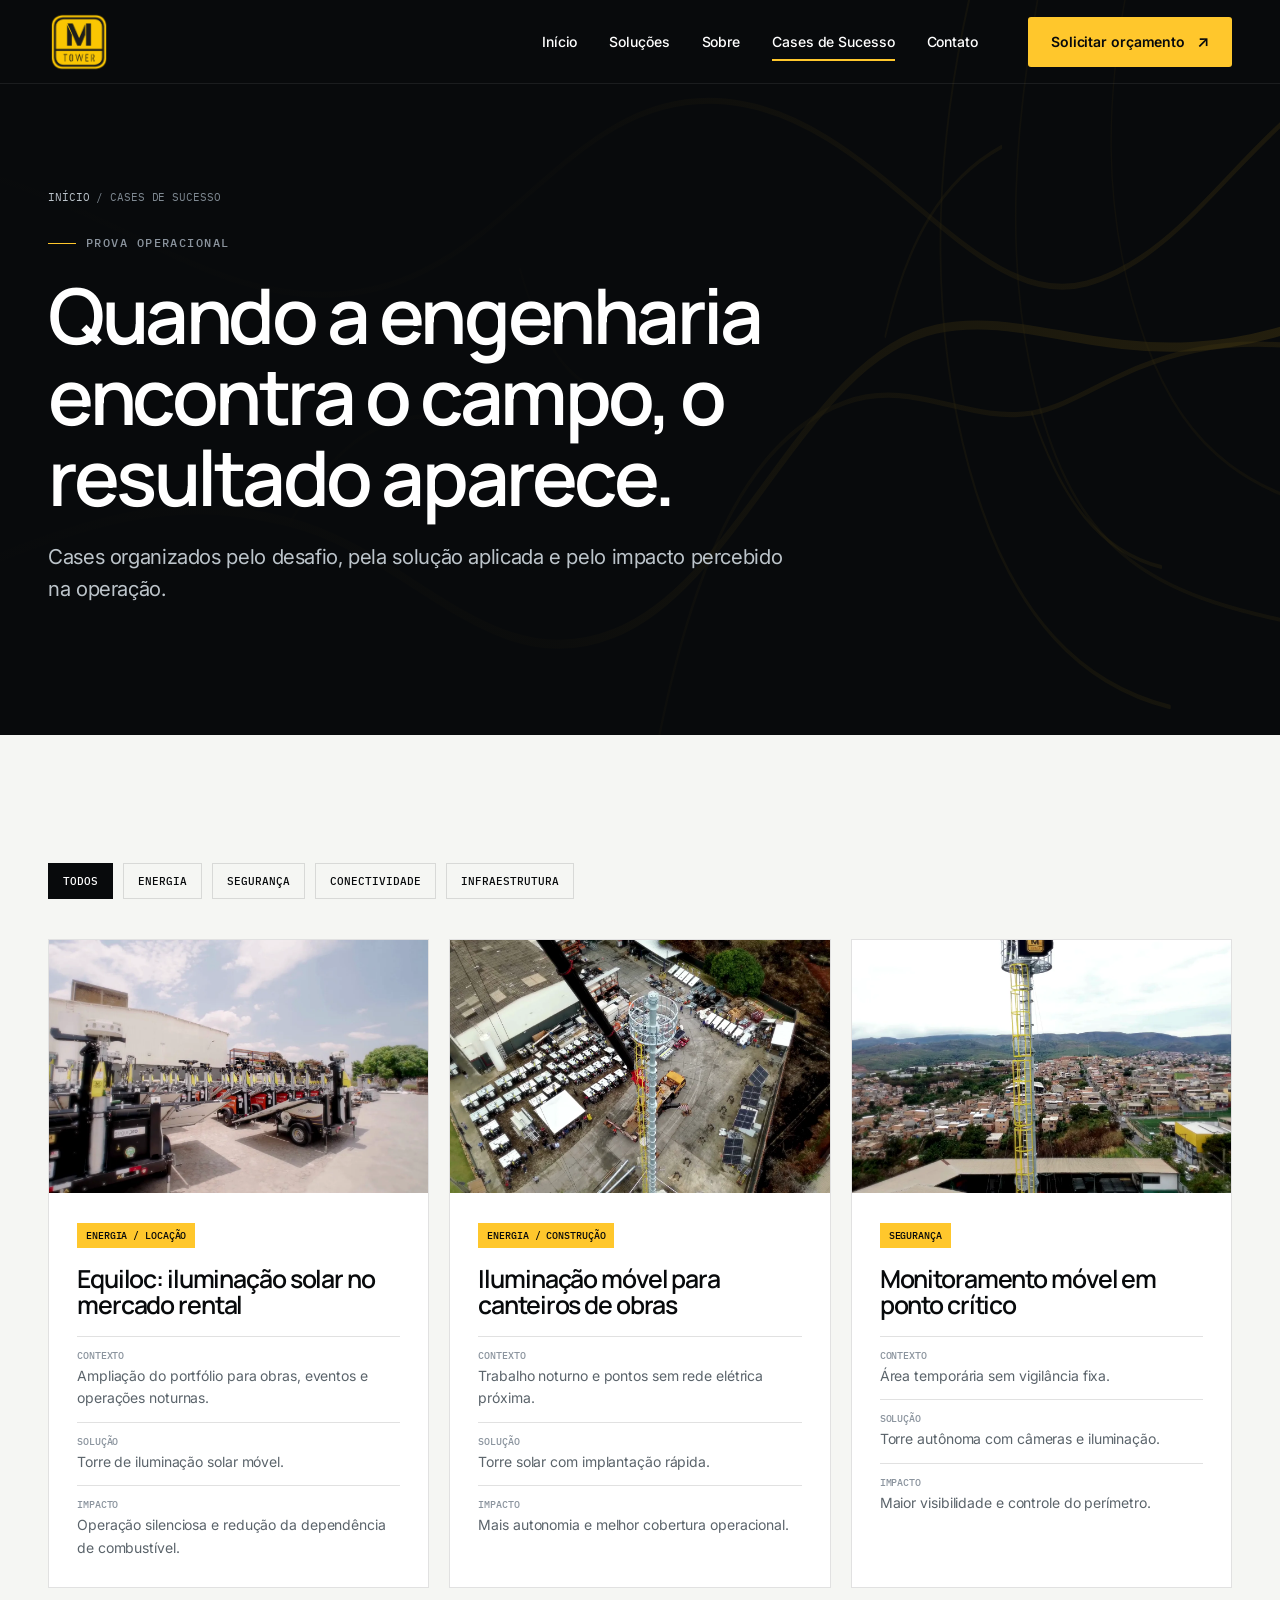
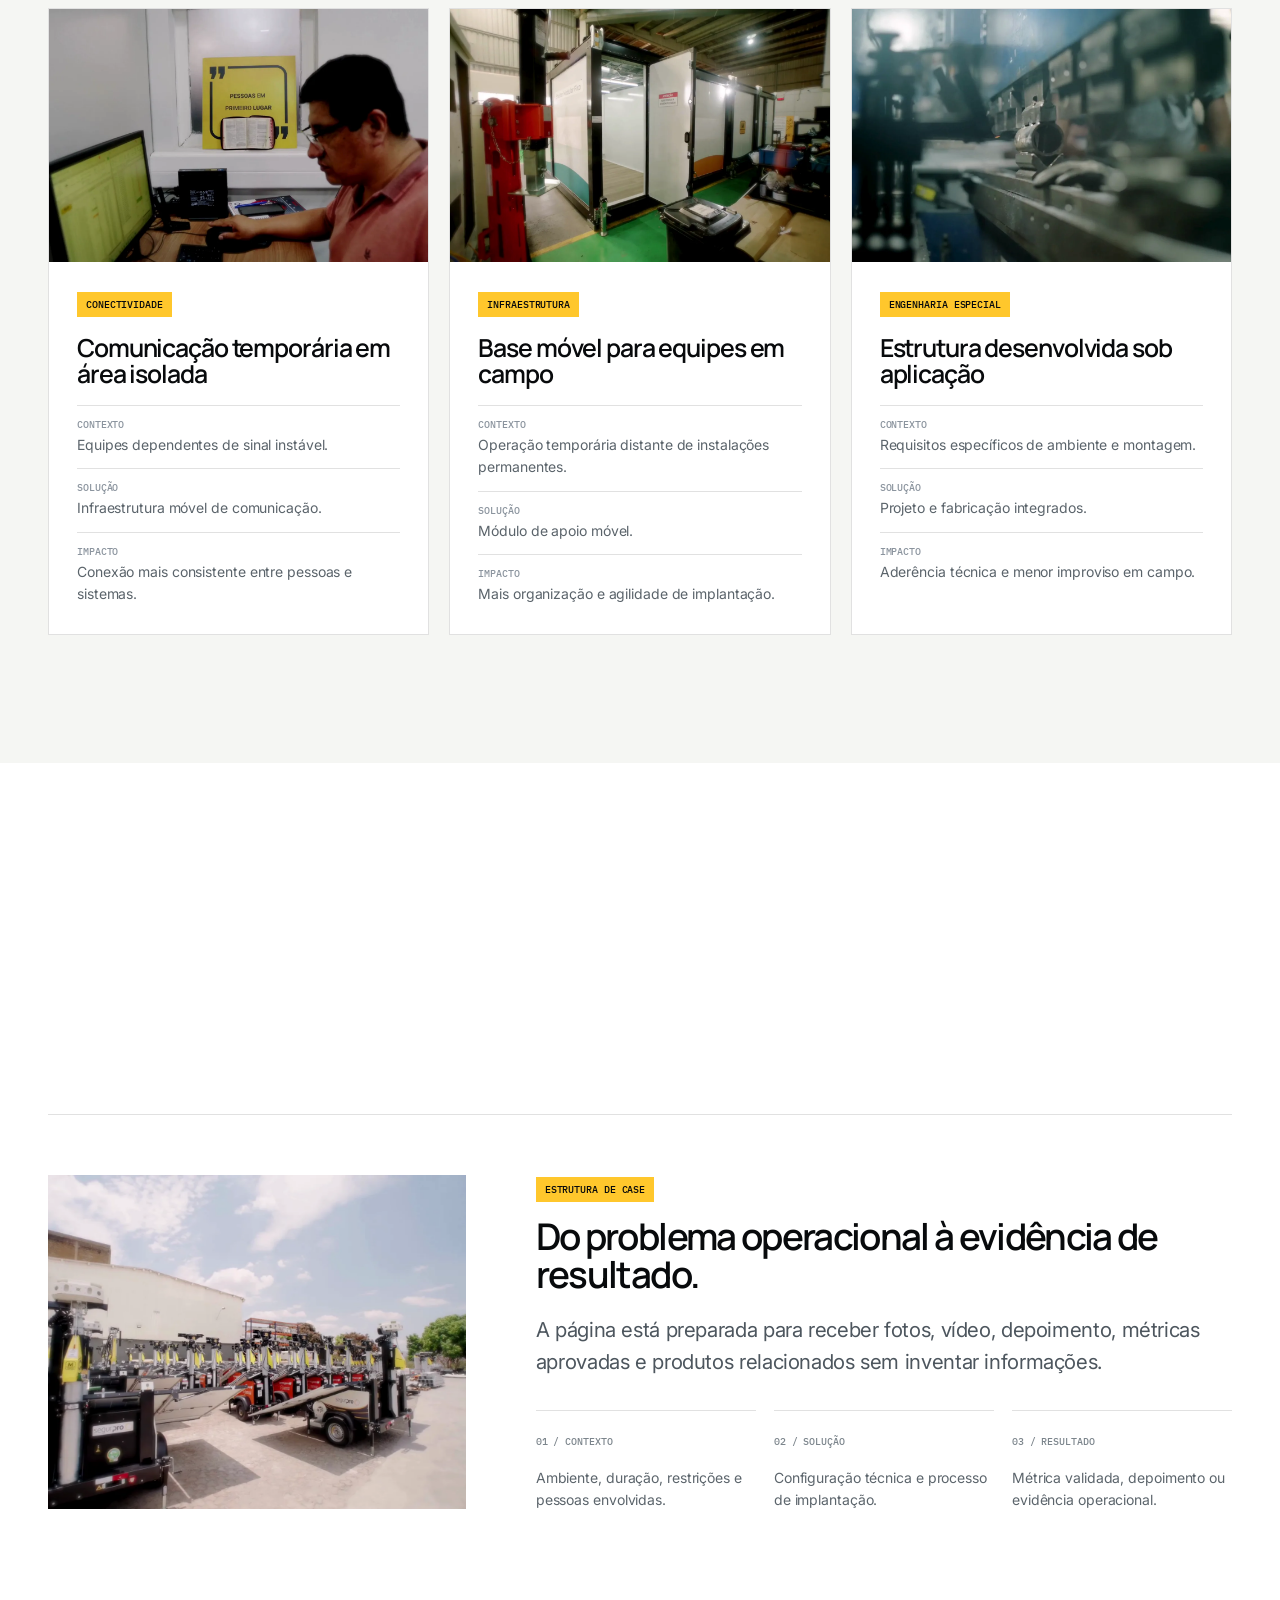
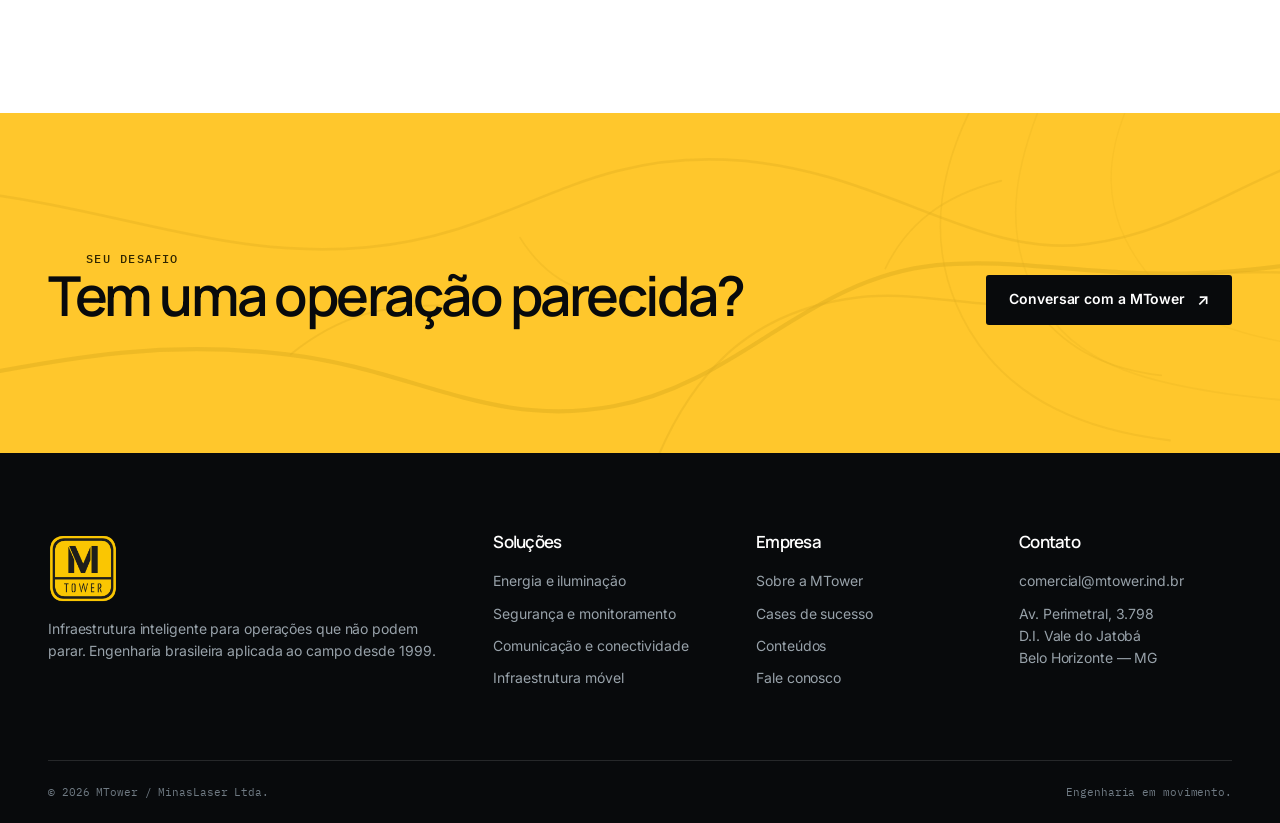
<file: cases.html>
<!DOCTYPE html>
<html lang="pt-BR"><head><meta charset="utf-8"/><meta content="width=device-width,initial-scale=1" name="viewport"/><title>Cases de Sucesso MTower | Engenharia aplicada ao campo</title><meta content="Conheça aplicações e resultados de soluções MTower em operações reais." name="description"/><meta content="#080a0c" name="theme-color"/><meta content="website" property="og:type"/><meta content="Cases de Sucesso MTower | Engenharia aplicada ao campo" property="og:title"/><meta content="Conheça aplicações e resultados de soluções MTower em operações reais." property="og:description"/><link href="assets/images/favicon.png" rel="icon"/><link href="https://fonts.googleapis.com" rel="preconnect"/><link crossorigin="" href="https://fonts.gstatic.com" rel="preconnect"/><link href="https://fonts.googleapis.com/css2?family=IBM+Plex+Mono:wght@400;500;600&amp;family=Inter:wght@400;500;600&amp;family=Manrope:wght@400;500;600;700&amp;display=swap" rel="stylesheet"/><link href="assets/css/styles.css" rel="stylesheet"/><script type="importmap">{"imports":{"three":"./assets/js/vendor/three.module.js","three/addons/":"./assets/js/vendor/"}}</script><link href="https://www.mtower.ind.br/cases.html" rel="canonical"/><meta content="https://www.mtower.ind.br/cases.html" property="og:url"/><meta content="https://www.mtower.ind.br/assets/images/fleet.webp" property="og:image"/><meta content="summary_large_image" name="twitter:card"/><script type="application/ld+json">{"@context":"https://schema.org","@type":"Organization","name":"MTower / MinasLaser Ltda.","url":"https://www.mtower.ind.br/","logo":"https://www.mtower.ind.br/assets/images/logo-mtower.png","email":"comercial@mtower.ind.br","foundingDate":"1999","address":{"@type":"PostalAddress","streetAddress":"Av. Perimetral, 3.798 - D.I. Vale do Jatobá","addressLocality":"Belo Horizonte","addressRegion":"MG","postalCode":"30668-277","addressCountry":"BR"}}</script></head><body class=""><a class="skip-link" href="#conteudo">Ir para o conteúdo</a><header class="header"><div class="container nav"><a aria-label="MTower — início" class="brand" href="index.html"><img alt="MTower" src="assets/images/logo-mtower.png"/></a><nav aria-label="Navegação principal" class="nav-links"><a class="" href="index.html">Início</a><a class="" href="solucoes.html">Soluções</a><a class="" href="sobre.html">Sobre</a><a class="active" href="cases.html">Cases de Sucesso</a><a class="" href="contato.html">Contato</a></nav><a class="btn btn-primary nav-cta" href="contato.html">Solicitar orçamento</a><button aria-expanded="false" aria-label="Abrir menu" class="menu-toggle" type="button"><span></span></button></div></header>
<main id="conteudo"><section class="page-hero technical-bg"><div class="container reveal"><div class="breadcrumb"><a href="index.html">INÍCIO</a> / CASES DE SUCESSO</div><span class="eyebrow" style="margin-top:32px">Prova operacional</span><h1>Quando a engenharia encontra o campo, o resultado aparece.</h1><p class="lead">Cases organizados pelo desafio, pela solução aplicada e pelo impacto percebido na operação.</p></div></section>
<section class="section light"><div class="container"><div aria-label="Filtrar cases" class="filters reveal"><button class="filter-btn active" data-filter="all">TODOS</button><button class="filter-btn" data-filter="energia">ENERGIA</button><button class="filter-btn" data-filter="seguranca">SEGURANÇA</button><button class="filter-btn" data-filter="conectividade">CONECTIVIDADE</button><button class="filter-btn" data-filter="infraestrutura">INFRAESTRUTURA</button></div><div class="case-grid stagger"><article class="case-card" data-case="energia"><div class="case-img"><img alt="Torres de iluminação solar em pátio" src="assets/images/fleet.webp"/></div><div class="case-body"><span class="tag">Energia / Locação</span><h3>Equiloc: iluminação solar no mercado rental</h3><div class="case-meta"><div><b>Contexto</b>Ampliação do portfólio para obras, eventos e operações noturnas.</div><div><b>Solução</b>Torre de iluminação solar móvel.</div><div><b>Impacto</b>Operação silenciosa e redução da dependência de combustível.</div></div></div></article><article class="case-card" data-case="energia"><div class="case-img"><img alt="Torre em implantação industrial" src="assets/images/operation.webp"/></div><div class="case-body"><span class="tag">Energia / Construção</span><h3>Iluminação móvel para canteiros de obras</h3><div class="case-meta"><div><b>Contexto</b>Trabalho noturno e pontos sem rede elétrica próxima.</div><div><b>Solução</b>Torre solar com implantação rápida.</div><div><b>Impacto</b>Mais autonomia e melhor cobertura operacional.</div></div></div></article><article class="case-card" data-case="seguranca"><div class="case-img"><img alt="Torre de monitoramento em área remota" src="assets/images/tower.webp"/></div><div class="case-body"><span class="tag">Segurança</span><h3>Monitoramento móvel em ponto crítico</h3><div class="case-meta"><div><b>Contexto</b>Área temporária sem vigilância fixa.</div><div><b>Solução</b>Torre autônoma com câmeras e iluminação.</div><div><b>Impacto</b>Maior visibilidade e controle do perímetro.</div></div></div></article><article class="case-card" data-case="conectividade"><div class="case-img"><img alt="Operação de sistemas conectados" src="assets/images/control.webp"/></div><div class="case-body"><span class="tag">Conectividade</span><h3>Comunicação temporária em área isolada</h3><div class="case-meta"><div><b>Contexto</b>Equipes dependentes de sinal instável.</div><div><b>Solução</b>Infraestrutura móvel de comunicação.</div><div><b>Impacto</b>Conexão mais consistente entre pessoas e sistemas.</div></div></div></article><article class="case-card" data-case="infraestrutura"><div class="case-img"><img alt="Módulo de apoio operacional" src="assets/images/shelter.webp"/></div><div class="case-body"><span class="tag">Infraestrutura</span><h3>Base móvel para equipes em campo</h3><div class="case-meta"><div><b>Contexto</b>Operação temporária distante de instalações permanentes.</div><div><b>Solução</b>Módulo de apoio móvel.</div><div><b>Impacto</b>Mais organização e agilidade de implantação.</div></div></div></article><article class="case-card" data-case="infraestrutura"><div class="case-img"><img alt="Processo de fabricação industrial" src="assets/images/engineering.webp"/></div><div class="case-body"><span class="tag">Engenharia especial</span><h3>Estrutura desenvolvida sob aplicação</h3><div class="case-meta"><div><b>Contexto</b>Requisitos específicos de ambiente e montagem.</div><div><b>Solução</b>Projeto e fabricação integrados.</div><div><b>Impacto</b>Aderência técnica e menor improviso em campo.</div></div></div></article></div></div></section>
<section class="section white"><div class="container"><div class="section-head reveal"><div><span class="eyebrow">Como construímos um case</span><h2>Prova comercial sem esconder o contexto técnico.</h2></div><p class="lead">Cada história deve mostrar de onde partiu o desafio, como a solução foi implantada e qual evidência sustenta o resultado.</p></div><article class="case-detail reveal"><div class="case-detail-media"><img alt="Equipamentos MTower prontos para operação" src="assets/images/fleet.webp"/></div><div><span class="tag">Estrutura de case</span><h2>Do problema operacional à evidência de resultado.</h2><p class="lead">A página está preparada para receber fotos, vídeo, depoimento, métricas aprovadas e produtos relacionados sem inventar informações.</p><div class="case-columns"><div><b>01 / Contexto</b><p>Ambiente, duração, restrições e pessoas envolvidas.</p></div><div><b>02 / Solução</b><p>Configuração técnica e processo de implantação.</p></div><div><b>03 / Resultado</b><p>Métrica validada, depoimento ou evidência operacional.</p></div></div></div></article></div></section>
<section class="section cta-section"><div class="container cta-grid reveal"><div><span class="eyebrow" style="color:#302600">Seu desafio</span><h2>Tem uma operação parecida?</h2></div><div class="cta-actions"><a class="btn btn-dark" href="contato.html">Conversar com a MTower</a></div></div></section></main><footer class="footer"><div class="container"><div class="footer-grid"><div><div class="footer-brand"><img alt="MTower" src="assets/images/logo-mtower.png"/></div><p>Infraestrutura inteligente para operações que não podem parar. Engenharia brasileira aplicada ao campo desde 1999.</p></div><div><h4>Soluções</h4><ul><li><a href="solucoes.html#energia">Energia e iluminação</a></li><li><a href="solucoes.html#monitoramento">Segurança e monitoramento</a></li><li><a href="solucoes.html#conectividade">Comunicação e conectividade</a></li><li><a href="solucoes.html#infraestrutura">Infraestrutura móvel</a></li></ul></div><div><h4>Empresa</h4><ul><li><a href="sobre.html">Sobre a MTower</a></li><li><a href="cases.html">Cases de sucesso</a></li><li><a href="https://www.mtower.ind.br/blog" rel="noopener" target="_blank">Conteúdos</a></li><li><a href="contato.html">Fale conosco</a></li></ul></div><div><h4>Contato</h4><ul><li><a href="mailto:comercial@mtower.ind.br">comercial@mtower.ind.br</a></li><li><a href="https://maps.google.com/?q=Av.+Perimetral,+3798,+Belo+Horizonte,+MG" rel="noopener" target="_blank">Av. Perimetral, 3.798<br/>D.I. Vale do Jatobá<br/>Belo Horizonte — MG</a></li></ul></div></div><div class="footer-bottom"><span>© 2026 MTower / MinasLaser Ltda.</span><span>Engenharia em movimento.</span></div></div></footer><script defer="" src="assets/js/main.js"></script></body></html>
</file>
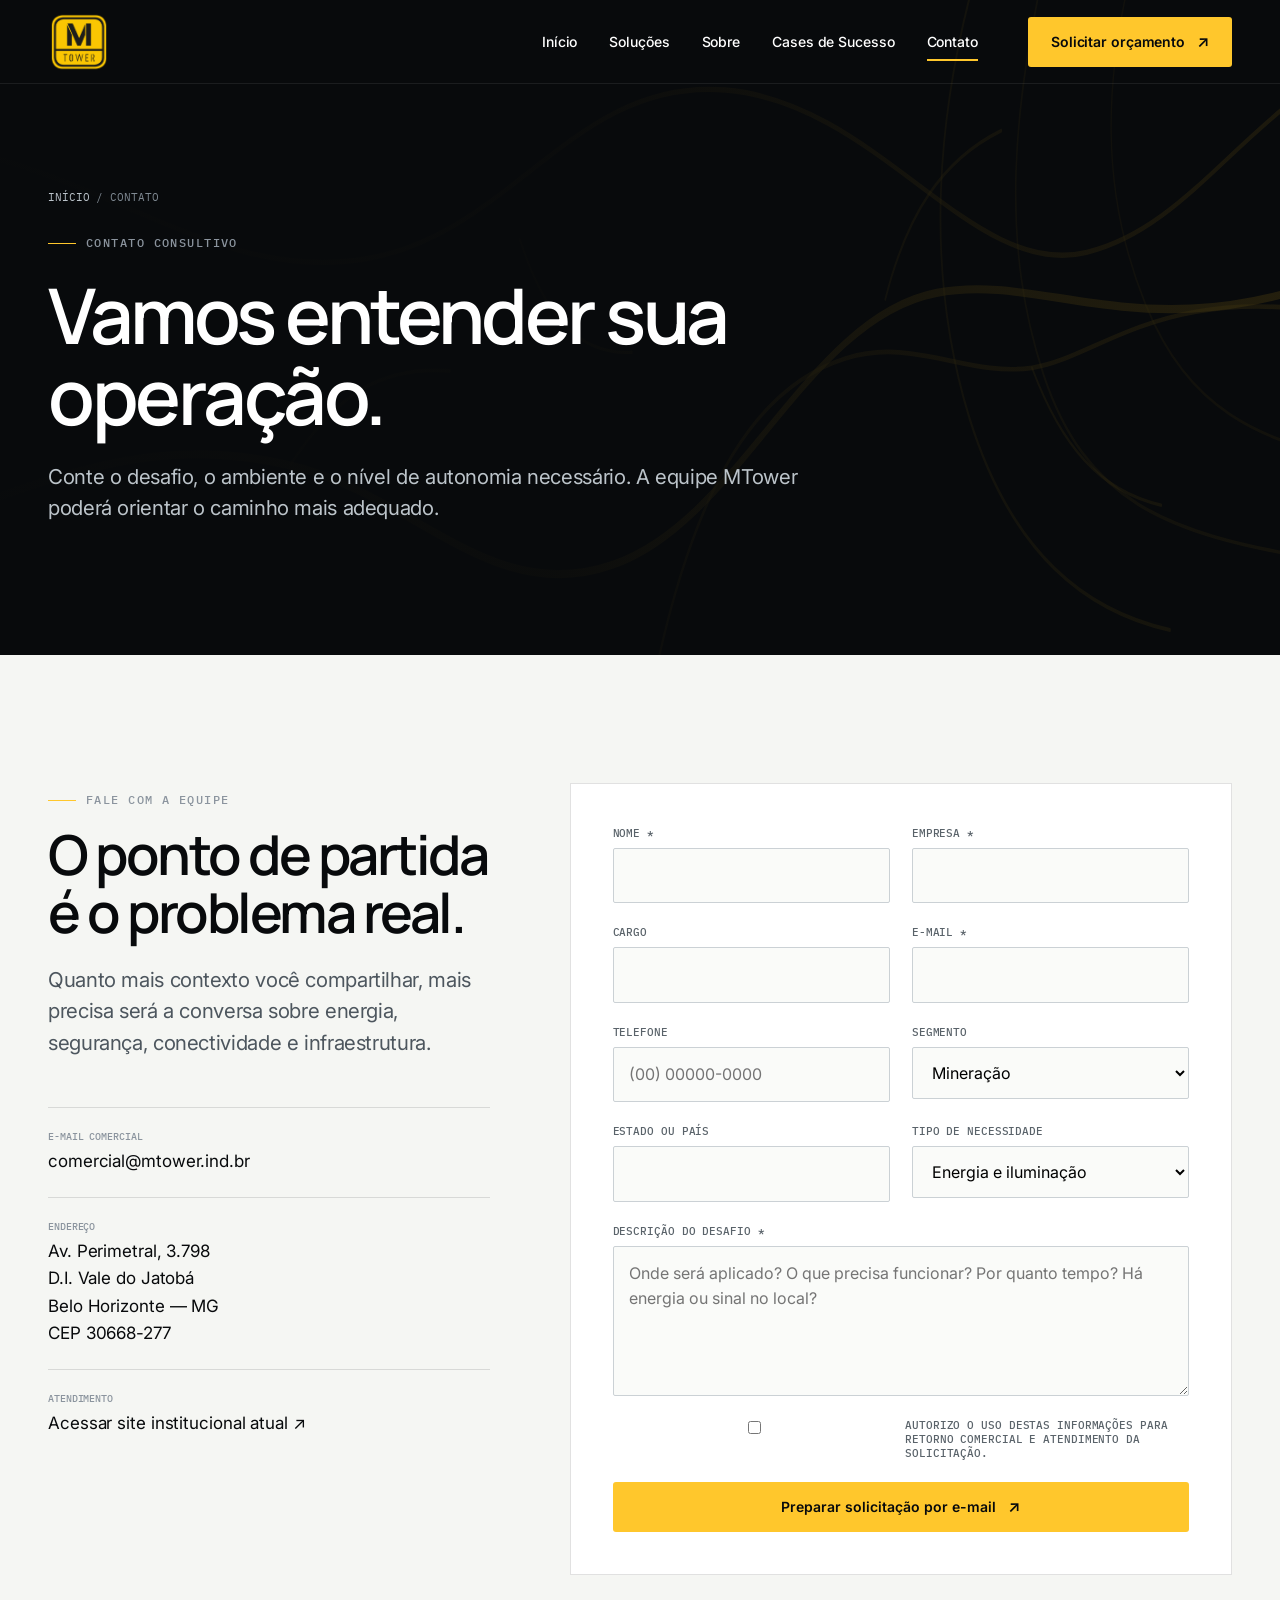
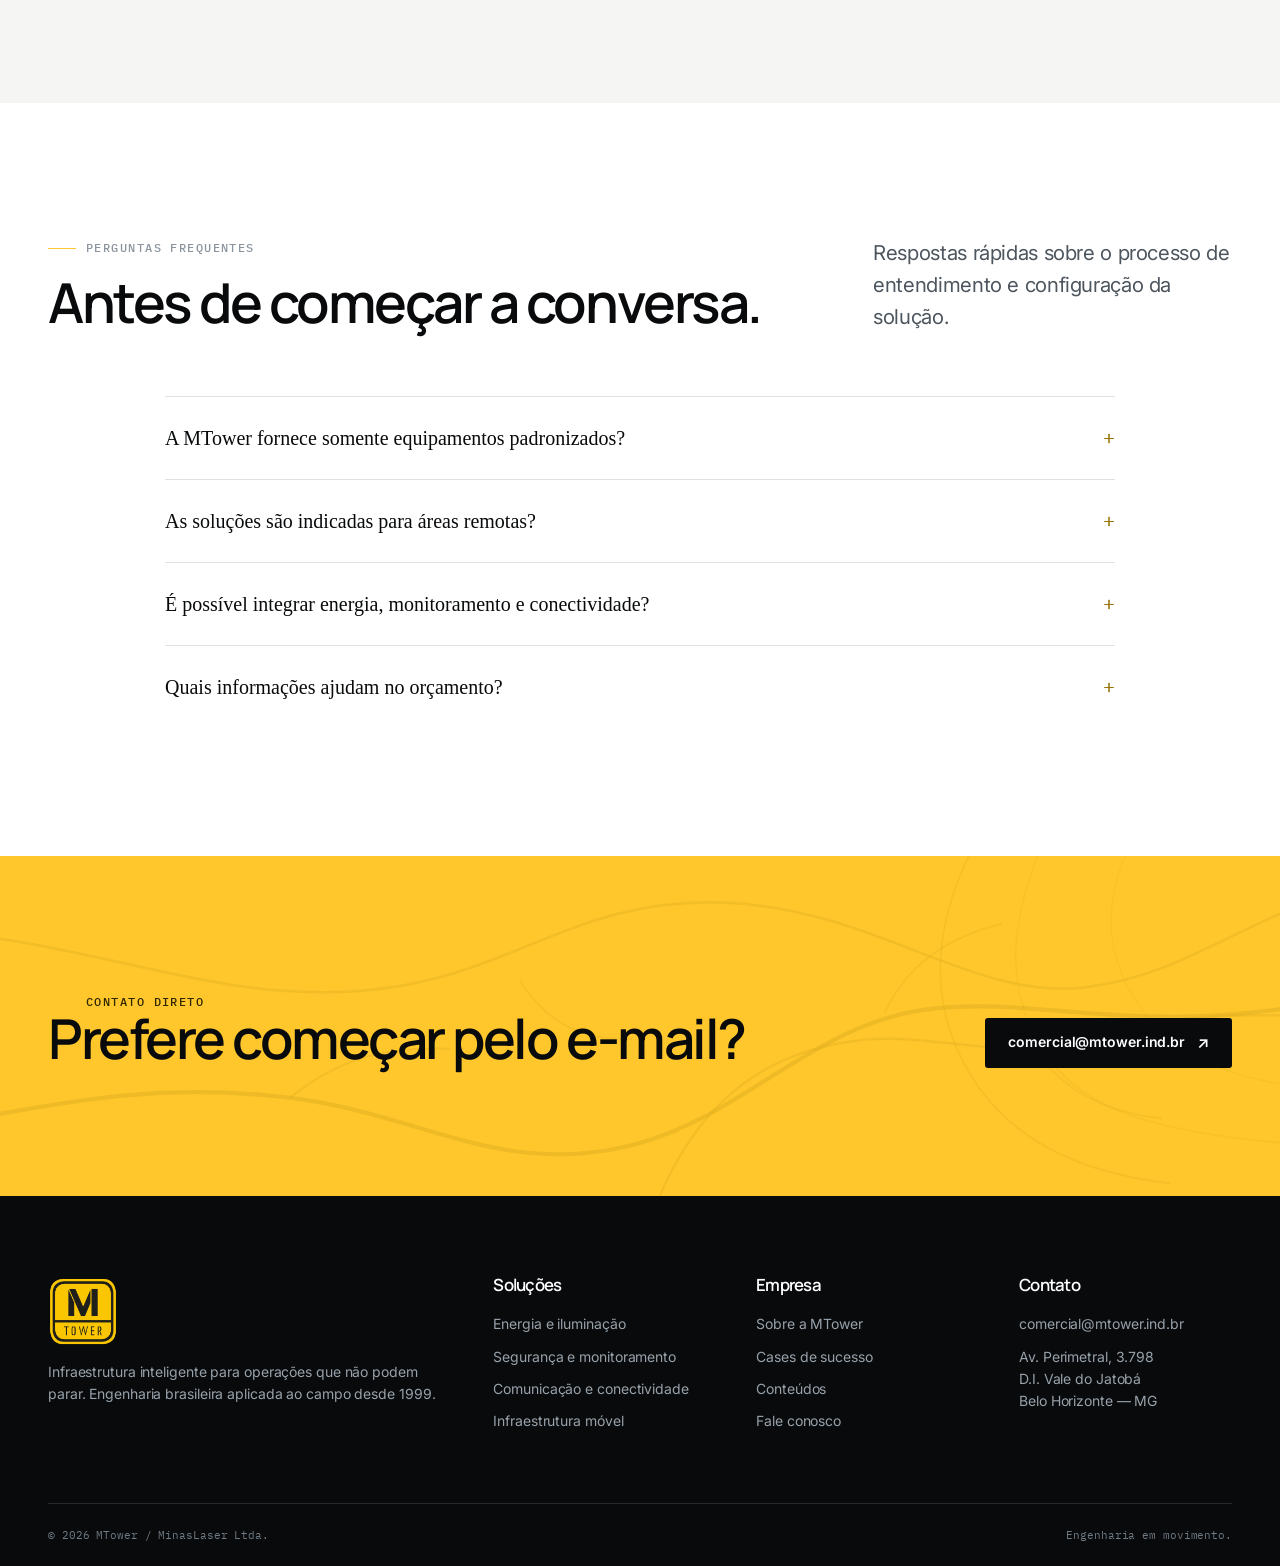
<file: contato.html>
<!DOCTYPE html>
<html lang="pt-BR"><head><meta charset="utf-8"/><meta content="width=device-width,initial-scale=1" name="viewport"/><title>Contato MTower | Solicitar orçamento</title><meta content="Fale com a MTower sobre energia, iluminação, monitoramento, conectividade e infraestrutura móvel." name="description"/><meta content="#080a0c" name="theme-color"/><meta content="website" property="og:type"/><meta content="Contato MTower | Solicitar orçamento" property="og:title"/><meta content="Fale com a MTower sobre energia, iluminação, monitoramento, conectividade e infraestrutura móvel." property="og:description"/><link href="assets/images/favicon.png" rel="icon"/><link href="https://fonts.googleapis.com" rel="preconnect"/><link crossorigin="" href="https://fonts.gstatic.com" rel="preconnect"/><link href="https://fonts.googleapis.com/css2?family=IBM+Plex+Mono:wght@400;500;600&amp;family=Inter:wght@400;500;600&amp;family=Manrope:wght@400;500;600;700&amp;display=swap" rel="stylesheet"/><link href="assets/css/styles.css" rel="stylesheet"/><script type="importmap">{"imports":{"three":"./assets/js/vendor/three.module.js","three/addons/":"./assets/js/vendor/"}}</script><link href="https://www.mtower.ind.br/contato.html" rel="canonical"/><meta content="https://www.mtower.ind.br/contato.html" property="og:url"/><meta content="https://www.mtower.ind.br/assets/images/fleet.webp" property="og:image"/><meta content="summary_large_image" name="twitter:card"/><script type="application/ld+json">{"@context":"https://schema.org","@type":"Organization","name":"MTower / MinasLaser Ltda.","url":"https://www.mtower.ind.br/","logo":"https://www.mtower.ind.br/assets/images/logo-mtower.png","email":"comercial@mtower.ind.br","foundingDate":"1999","address":{"@type":"PostalAddress","streetAddress":"Av. Perimetral, 3.798 - D.I. Vale do Jatobá","addressLocality":"Belo Horizonte","addressRegion":"MG","postalCode":"30668-277","addressCountry":"BR"}}</script></head><body class=""><a class="skip-link" href="#conteudo">Ir para o conteúdo</a><header class="header"><div class="container nav"><a aria-label="MTower — início" class="brand" href="index.html"><img alt="MTower" src="assets/images/logo-mtower.png"/></a><nav aria-label="Navegação principal" class="nav-links"><a class="" href="index.html">Início</a><a class="" href="solucoes.html">Soluções</a><a class="" href="sobre.html">Sobre</a><a class="" href="cases.html">Cases de Sucesso</a><a class="active" href="contato.html">Contato</a></nav><a class="btn btn-primary nav-cta" href="contato.html">Solicitar orçamento</a><button aria-expanded="false" aria-label="Abrir menu" class="menu-toggle" type="button"><span></span></button></div></header>
<main id="conteudo"><section class="page-hero technical-bg"><div class="container reveal"><div class="breadcrumb"><a href="index.html">INÍCIO</a> / CONTATO</div><span class="eyebrow" style="margin-top:32px">Contato consultivo</span><h1>Vamos entender sua operação.</h1><p class="lead">Conte o desafio, o ambiente e o nível de autonomia necessário. A equipe MTower poderá orientar o caminho mais adequado.</p></div></section>
<section class="section light"><div class="container contact-layout"><div class="contact-info reveal"><span class="eyebrow">Fale com a equipe</span><h2>O ponto de partida é o problema real.</h2><p class="lead">Quanto mais contexto você compartilhar, mais precisa será a conversa sobre energia, segurança, conectividade e infraestrutura.</p><div style="margin-top:48px"><div class="contact-method"><b>E-mail comercial</b><a href="mailto:comercial@mtower.ind.br">comercial@mtower.ind.br</a></div><div class="contact-method"><b>Endereço</b><address>Av. Perimetral, 3.798<br/>D.I. Vale do Jatobá<br/>Belo Horizonte — MG<br/>CEP 30668-277</address></div><div class="contact-method"><b>Atendimento</b><a href="https://www.mtower.ind.br/" rel="noopener" target="_blank">Acessar site institucional atual ↗</a></div></div></div><form class="form-card reveal" data-contact-form=""><div class="form-grid"><div class="field"><label for="nome">Nome *</label><input autocomplete="name" id="nome" name="nome" required=""/></div><div class="field"><label for="empresa">Empresa *</label><input autocomplete="organization" id="empresa" name="empresa" required=""/></div><div class="field"><label for="cargo">Cargo</label><input autocomplete="organization-title" id="cargo" name="cargo"/></div><div class="field"><label for="email">E-mail *</label><input autocomplete="email" id="email" name="email" required="" type="email"/></div><div class="field"><label for="telefone">Telefone</label><input autocomplete="tel" id="telefone" name="telefone" placeholder="(00) 00000-0000"/></div><div class="field"><label for="segmento">Segmento</label><select id="segmento" name="segmento"><option>Mineração</option><option>Construção civil</option><option>Papel e celulose</option><option>Florestal</option><option>Sucroenergético</option><option>Locação de equipamentos</option><option>Infraestrutura</option><option>Outro</option></select></div><div class="field"><label for="local">Estado ou país</label><input autocomplete="address-level1" id="local" name="local"/></div><div class="field"><label for="necessidade">Tipo de necessidade</label><select id="necessidade" name="necessidade"><option>Energia e iluminação</option><option>Segurança e monitoramento</option><option>Comunicação e conectividade</option><option>Infraestrutura móvel</option><option>Ecossistema integrado</option><option>Assistência técnica</option><option>Outro</option></select></div><div class="field full"><label for="mensagem">Descrição do desafio *</label><textarea id="mensagem" name="mensagem" placeholder="Onde será aplicado? O que precisa funcionar? Por quanto tempo? Há energia ou sinal no local?" required=""></textarea></div><div class="field full"><label class="check-row"><input required="" type="checkbox"/> <span>Autorizo o uso destas informações para retorno comercial e atendimento da solicitação.</span></label></div><div class="field full"><button class="btn btn-primary" type="submit">Preparar solicitação por e-mail</button><p aria-live="polite" class="form-message"></p></div></div></form></div></section>
<section class="section white"><div class="container"><div class="section-head reveal"><div><span class="eyebrow">Perguntas frequentes</span><h2>Antes de começar a conversa.</h2></div><p class="lead">Respostas rápidas sobre o processo de entendimento e configuração da solução.</p></div><div class="faq"><article class="faq-item"><button aria-expanded="false" class="faq-question">A MTower fornece somente equipamentos padronizados?</button><div class="faq-answer"><div><p>O portfólio possui soluções recorrentes e também pode combinar módulos conforme o contexto da operação. Requisitos especiais precisam ser avaliados tecnicamente.</p></div></div></article><article class="faq-item"><button aria-expanded="false" class="faq-question">As soluções são indicadas para áreas remotas?</button><div class="faq-answer"><div><p>Sim. Mobilidade e autonomia são pontos centrais do portfólio, especialmente quando a infraestrutura fixa é inexistente, insuficiente ou temporária.</p></div></div></article><article class="faq-item"><button aria-expanded="false" class="faq-question">É possível integrar energia, monitoramento e conectividade?</button><div class="faq-answer"><div><p>Sim. A arquitetura do projeto considera módulos combináveis, desde que a configuração seja compatível com o ambiente e com a necessidade operacional.</p></div></div></article><article class="faq-item"><button aria-expanded="false" class="faq-question">Quais informações ajudam no orçamento?</button><div class="faq-answer"><div><p>Local de aplicação, segmento, duração, nível de mobilidade, disponibilidade de energia e sinal, área a iluminar ou monitorar e restrições de transporte.</p></div></div></article></div></div></section>
<section class="section cta-section"><div class="container cta-grid reveal"><div><span class="eyebrow" style="color:#302600">Contato direto</span><h2>Prefere começar pelo e-mail?</h2></div><div class="cta-actions"><a class="btn btn-dark" href="mailto:comercial@mtower.ind.br">comercial@mtower.ind.br</a></div></div></section></main><footer class="footer"><div class="container"><div class="footer-grid"><div><div class="footer-brand"><img alt="MTower" src="assets/images/logo-mtower.png"/></div><p>Infraestrutura inteligente para operações que não podem parar. Engenharia brasileira aplicada ao campo desde 1999.</p></div><div><h4>Soluções</h4><ul><li><a href="solucoes.html#energia">Energia e iluminação</a></li><li><a href="solucoes.html#monitoramento">Segurança e monitoramento</a></li><li><a href="solucoes.html#conectividade">Comunicação e conectividade</a></li><li><a href="solucoes.html#infraestrutura">Infraestrutura móvel</a></li></ul></div><div><h4>Empresa</h4><ul><li><a href="sobre.html">Sobre a MTower</a></li><li><a href="cases.html">Cases de sucesso</a></li><li><a href="https://www.mtower.ind.br/blog" rel="noopener" target="_blank">Conteúdos</a></li><li><a href="contato.html">Fale conosco</a></li></ul></div><div><h4>Contato</h4><ul><li><a href="mailto:comercial@mtower.ind.br">comercial@mtower.ind.br</a></li><li><a href="https://maps.google.com/?q=Av.+Perimetral,+3798,+Belo+Horizonte,+MG" rel="noopener" target="_blank">Av. Perimetral, 3.798<br/>D.I. Vale do Jatobá<br/>Belo Horizonte — MG</a></li></ul></div></div><div class="footer-bottom"><span>© 2026 MTower / MinasLaser Ltda.</span><span>Engenharia em movimento.</span></div></div></footer><script defer="" src="assets/js/main.js"></script></body></html>
</file>
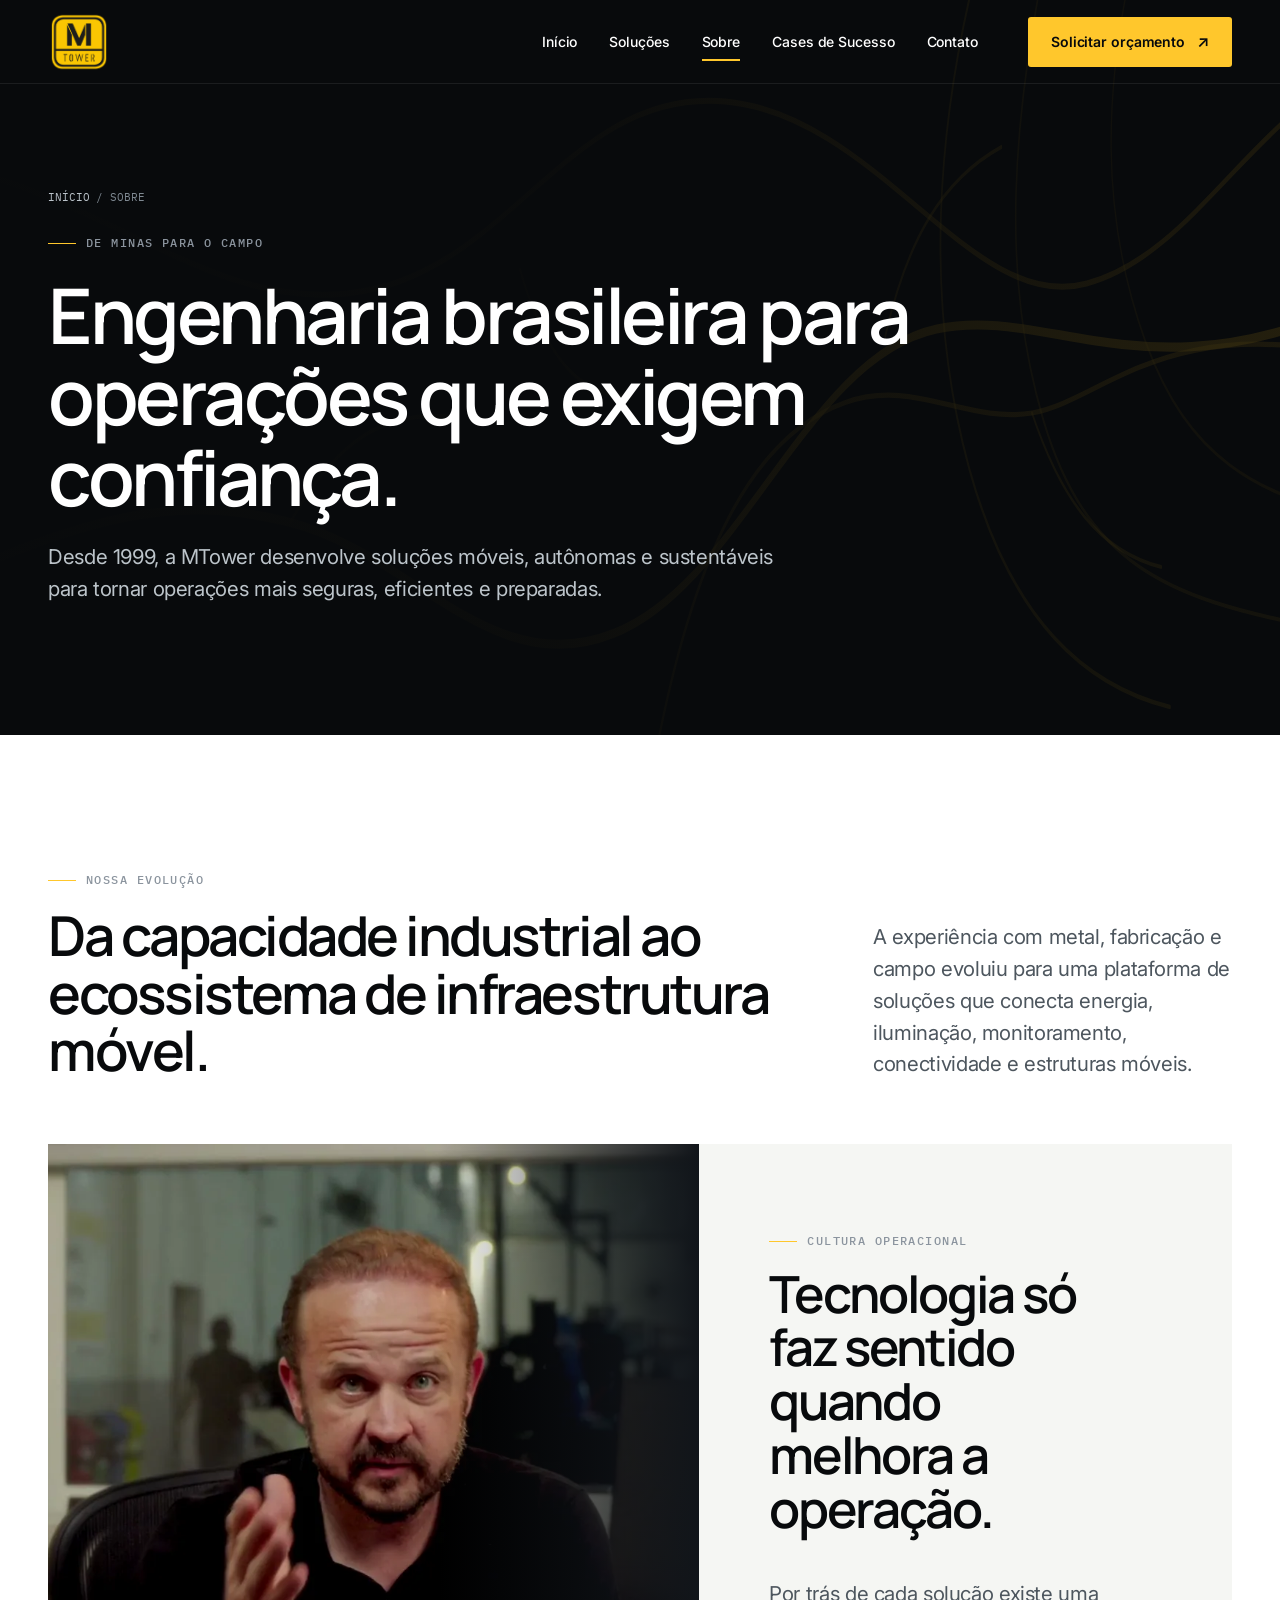
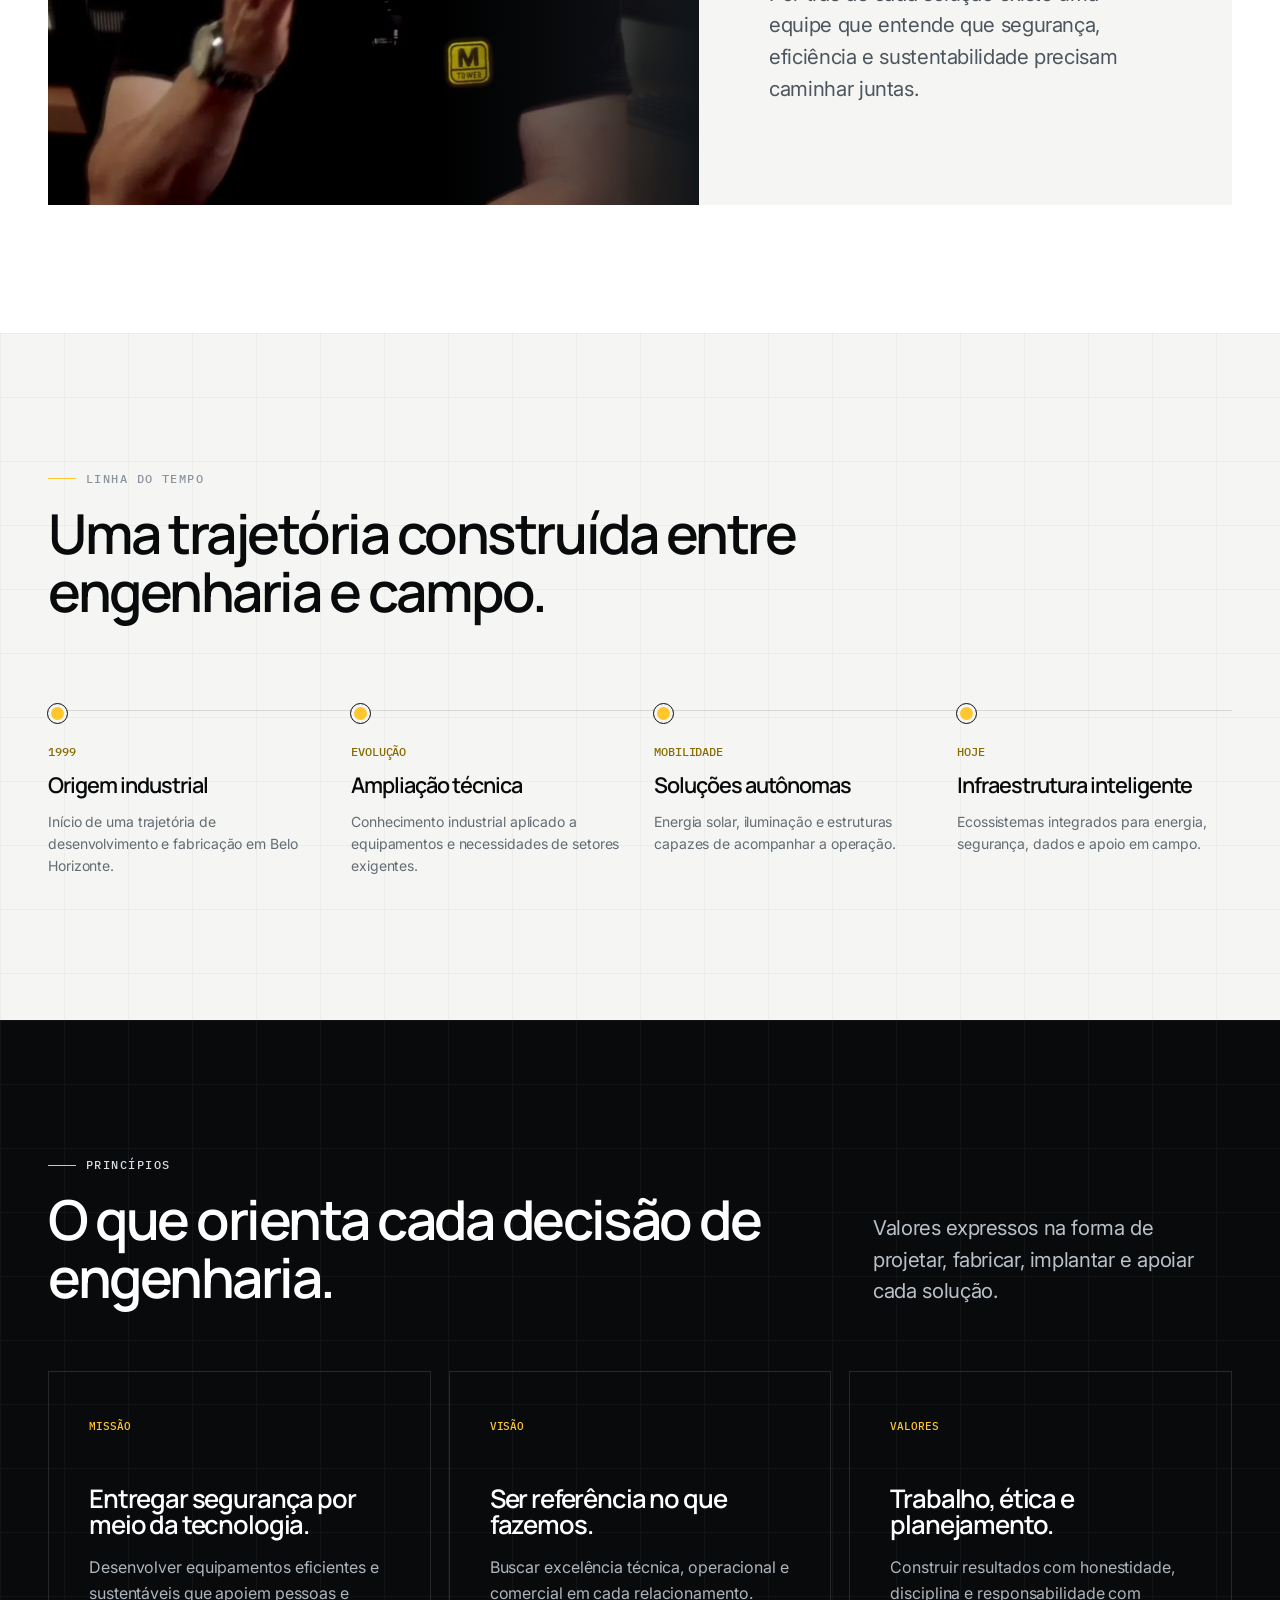
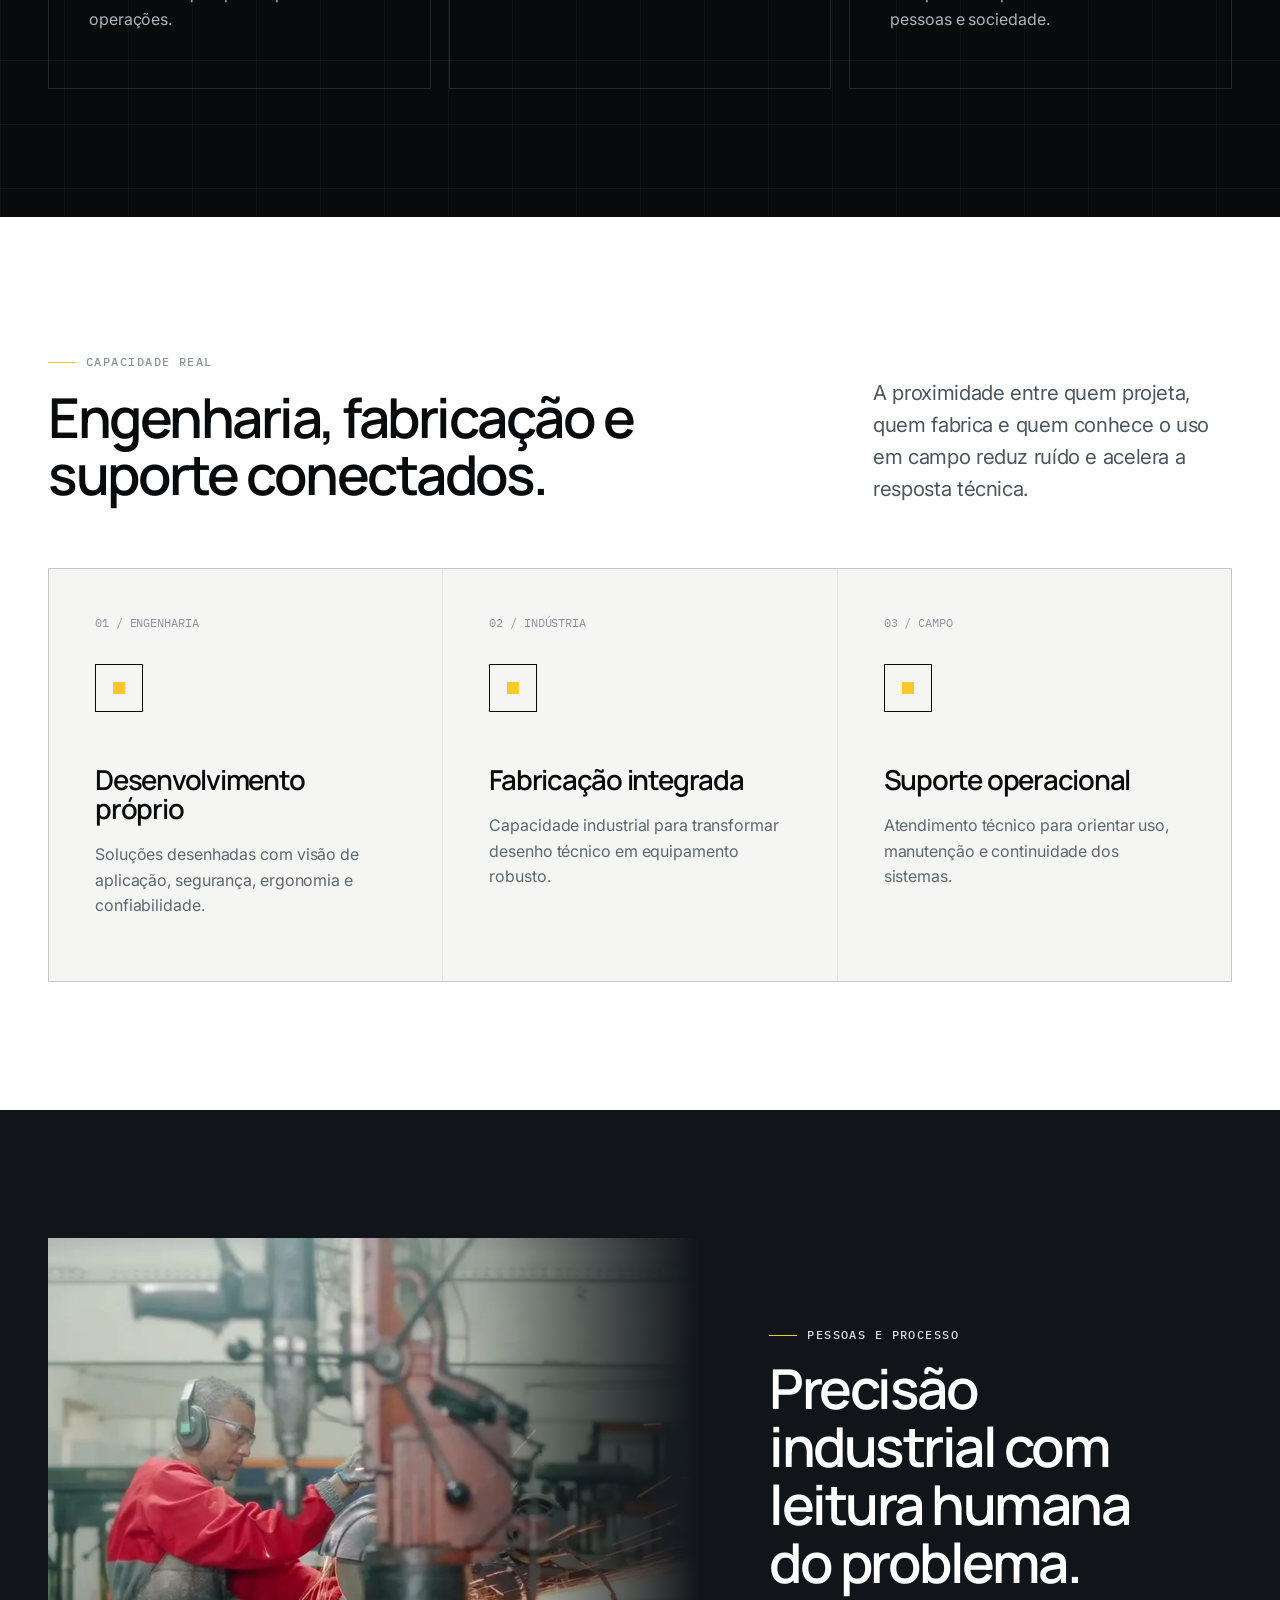
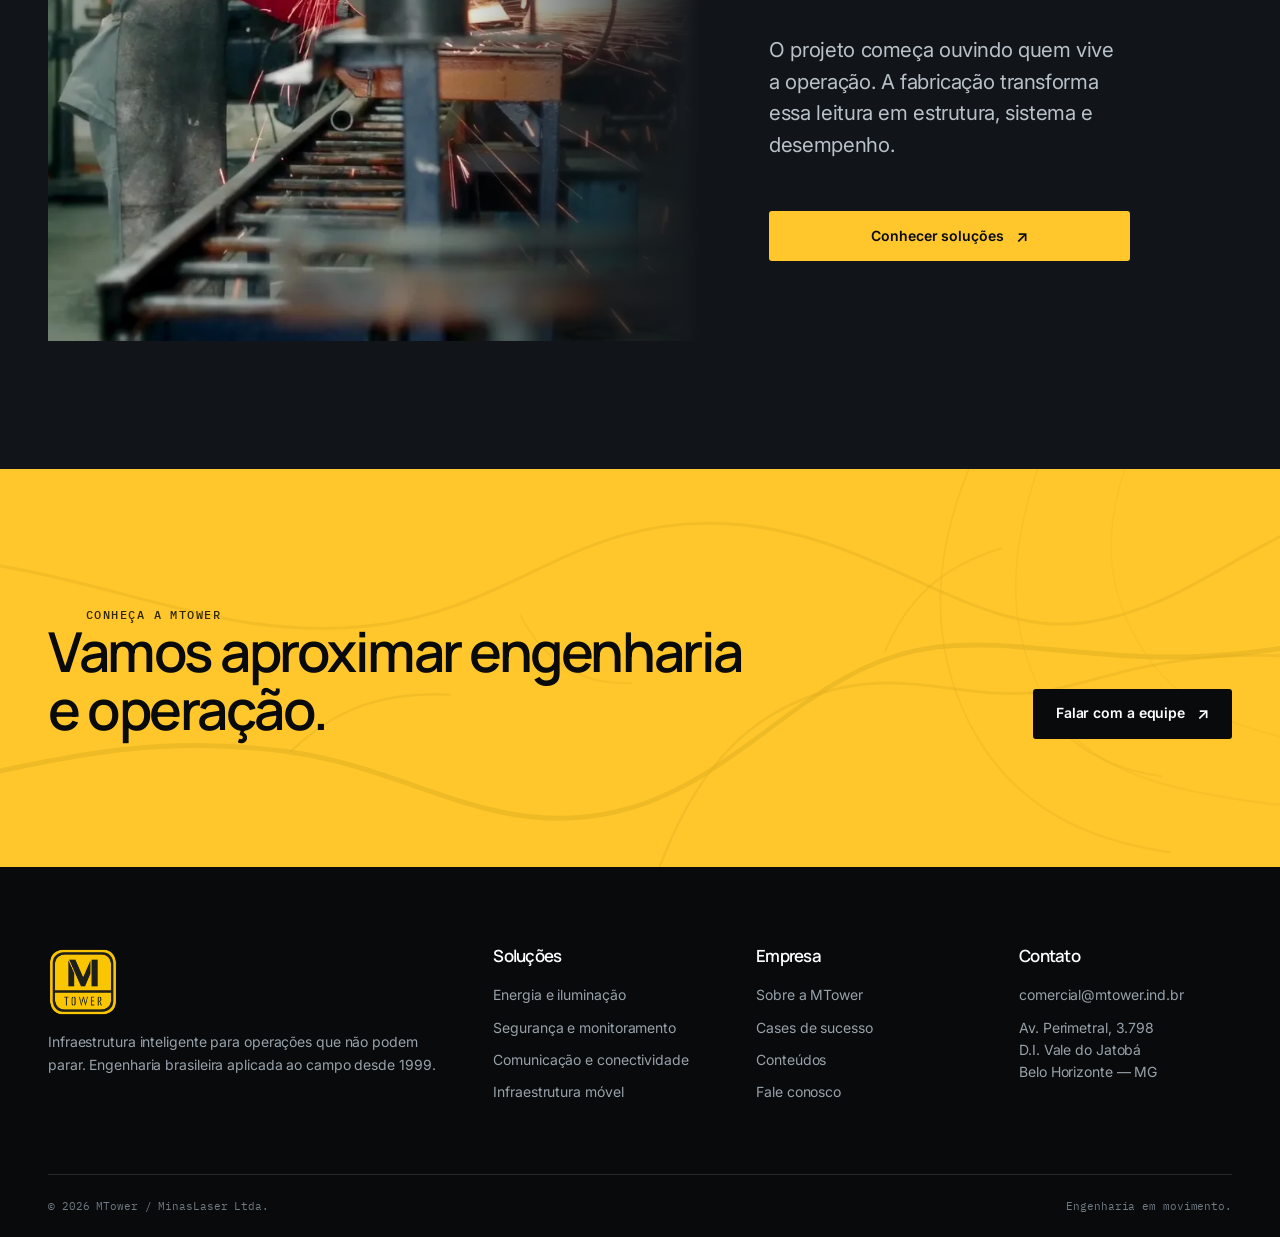
<file: sobre.html>
<!DOCTYPE html>
<html lang="pt-BR"><head><meta charset="utf-8"/><meta content="width=device-width,initial-scale=1" name="viewport"/><title>Sobre a MTower | Engenharia brasileira desde 1999</title><meta content="Conheça a trajetória, a engenharia, as pessoas e os princípios que orientam a MTower." name="description"/><meta content="#080a0c" name="theme-color"/><meta content="website" property="og:type"/><meta content="Sobre a MTower | Engenharia brasileira desde 1999" property="og:title"/><meta content="Conheça a trajetória, a engenharia, as pessoas e os princípios que orientam a MTower." property="og:description"/><link href="assets/images/favicon.png" rel="icon"/><link href="https://fonts.googleapis.com" rel="preconnect"/><link crossorigin="" href="https://fonts.gstatic.com" rel="preconnect"/><link href="https://fonts.googleapis.com/css2?family=IBM+Plex+Mono:wght@400;500;600&amp;family=Inter:wght@400;500;600&amp;family=Manrope:wght@400;500;600;700&amp;display=swap" rel="stylesheet"/><link href="assets/css/styles.css" rel="stylesheet"/><script type="importmap">{"imports":{"three":"./assets/js/vendor/three.module.js","three/addons/":"./assets/js/vendor/"}}</script><link href="https://www.mtower.ind.br/sobre.html" rel="canonical"/><meta content="https://www.mtower.ind.br/sobre.html" property="og:url"/><meta content="https://www.mtower.ind.br/assets/images/fleet.webp" property="og:image"/><meta content="summary_large_image" name="twitter:card"/><script type="application/ld+json">{"@context":"https://schema.org","@type":"Organization","name":"MTower / MinasLaser Ltda.","url":"https://www.mtower.ind.br/","logo":"https://www.mtower.ind.br/assets/images/logo-mtower.png","email":"comercial@mtower.ind.br","foundingDate":"1999","address":{"@type":"PostalAddress","streetAddress":"Av. Perimetral, 3.798 - D.I. Vale do Jatobá","addressLocality":"Belo Horizonte","addressRegion":"MG","postalCode":"30668-277","addressCountry":"BR"}}</script></head><body class=""><a class="skip-link" href="#conteudo">Ir para o conteúdo</a><header class="header"><div class="container nav"><a aria-label="MTower — início" class="brand" href="index.html"><img alt="MTower" src="assets/images/logo-mtower.png"/></a><nav aria-label="Navegação principal" class="nav-links"><a class="" href="index.html">Início</a><a class="" href="solucoes.html">Soluções</a><a class="active" href="sobre.html">Sobre</a><a class="" href="cases.html">Cases de Sucesso</a><a class="" href="contato.html">Contato</a></nav><a class="btn btn-primary nav-cta" href="contato.html">Solicitar orçamento</a><button aria-expanded="false" aria-label="Abrir menu" class="menu-toggle" type="button"><span></span></button></div></header>
<main id="conteudo"><section class="page-hero technical-bg"><div class="container reveal"><div class="breadcrumb"><a href="index.html">INÍCIO</a> / SOBRE</div><span class="eyebrow" style="margin-top:32px">De Minas para o campo</span><h1>Engenharia brasileira para operações que exigem confiança.</h1><p class="lead">Desde 1999, a MTower desenvolve soluções móveis, autônomas e sustentáveis para tornar operações mais seguras, eficientes e preparadas.</p></div></section>
<section class="section white"><div class="container"><div class="section-head reveal"><div><span class="eyebrow">Nossa evolução</span><h2>Da capacidade industrial ao ecossistema de infraestrutura móvel.</h2></div><p class="lead">A experiência com metal, fabricação e campo evoluiu para uma plataforma de soluções que conecta energia, iluminação, monitoramento, conectividade e estruturas móveis.</p></div><div class="product-focus" style="min-height:600px;background:var(--porcelain)"><div class="product-media"><img alt="Profissional da MTower" src="assets/images/people.webp"/></div><div class="product-data" style="color:var(--carbon)"><span class="eyebrow">Cultura operacional</span><h2 style="font-size:clamp(2.2rem,4vw,3.5rem)">Tecnologia só faz sentido quando melhora a operação.</h2><p class="lead">Por trás de cada solução existe uma equipe que entende que segurança, eficiência e sustentabilidade precisam caminhar juntas.</p></div></div></div></section>
<section class="section light technical-bg-light"><div class="container"><span class="eyebrow reveal">Linha do tempo</span><h2 class="reveal" style="margin-top:18px;max-width:800px">Uma trajetória construída entre engenharia e campo.</h2><div class="timeline"><div class="timeline-grid stagger"><article class="timeline-item"><span class="timeline-year">1999</span><h3>Origem industrial</h3><p>Início de uma trajetória de desenvolvimento e fabricação em Belo Horizonte.</p></article><article class="timeline-item"><span class="timeline-year">EVOLUÇÃO</span><h3>Ampliação técnica</h3><p>Conhecimento industrial aplicado a equipamentos e necessidades de setores exigentes.</p></article><article class="timeline-item"><span class="timeline-year">MOBILIDADE</span><h3>Soluções autônomas</h3><p>Energia solar, iluminação e estruturas capazes de acompanhar a operação.</p></article><article class="timeline-item"><span class="timeline-year">HOJE</span><h3>Infraestrutura inteligente</h3><p>Ecossistemas integrados para energia, segurança, dados e apoio em campo.</p></article></div></div></div></section>
<section class="section dark technical-bg"><div class="container"><div class="section-head reveal"><div><span class="eyebrow">Princípios</span><h2>O que orienta cada decisão de engenharia.</h2></div><p class="lead">Valores expressos na forma de projetar, fabricar, implantar e apoiar cada solução.</p></div><div class="values-grid stagger"><article class="value-card"><b>MISSÃO</b><h3>Entregar segurança por meio da tecnologia.</h3><p>Desenvolver equipamentos eficientes e sustentáveis que apoiem pessoas e operações.</p></article><article class="value-card"><b>VISÃO</b><h3>Ser referência no que fazemos.</h3><p>Buscar excelência técnica, operacional e comercial em cada relacionamento.</p></article><article class="value-card"><b>VALORES</b><h3>Trabalho, ética e planejamento.</h3><p>Construir resultados com honestidade, disciplina e responsabilidade com pessoas e sociedade.</p></article></div></div></section>
<section class="section white"><div class="container"><div class="section-head reveal"><div><span class="eyebrow">Capacidade real</span><h2>Engenharia, fabricação e suporte conectados.</h2></div><p class="lead">A proximidade entre quem projeta, quem fabrica e quem conhece o uso em campo reduz ruído e acelera a resposta técnica.</p></div><div class="pillars stagger"><article class="pillar"><span class="pillar-index">01 / ENGENHARIA</span><div class="pillar-symbol"></div><h3>Desenvolvimento próprio</h3><p>Soluções desenhadas com visão de aplicação, segurança, ergonomia e confiabilidade.</p></article><article class="pillar"><span class="pillar-index">02 / INDÚSTRIA</span><div class="pillar-symbol"></div><h3>Fabricação integrada</h3><p>Capacidade industrial para transformar desenho técnico em equipamento robusto.</p></article><article class="pillar"><span class="pillar-index">03 / CAMPO</span><div class="pillar-symbol"></div><h3>Suporte operacional</h3><p>Atendimento técnico para orientar uso, manutenção e continuidade dos sistemas.</p></article></div></div></section>
<section class="section graphite"><div class="container product-focus" style="min-height:620px"><div class="product-media"><img alt="Processo de fabricação MTower" src="assets/images/factory.webp"/></div><div class="product-data"><span class="eyebrow">Pessoas e processo</span><h2>Precisão industrial com leitura humana do problema.</h2><p class="lead">O projeto começa ouvindo quem vive a operação. A fabricação transforma essa leitura em estrutura, sistema e desempenho.</p><a class="btn btn-primary" href="solucoes.html" style="margin-top:30px">Conhecer soluções</a></div></div></section>
<section class="section cta-section"><div class="container cta-grid reveal"><div><span class="eyebrow" style="color:#302600">Conheça a MTower</span><h2>Vamos aproximar engenharia e operação.</h2></div><div class="cta-actions"><a class="btn btn-dark" href="contato.html">Falar com a equipe</a></div></div></section></main><footer class="footer"><div class="container"><div class="footer-grid"><div><div class="footer-brand"><img alt="MTower" src="assets/images/logo-mtower.png"/></div><p>Infraestrutura inteligente para operações que não podem parar. Engenharia brasileira aplicada ao campo desde 1999.</p></div><div><h4>Soluções</h4><ul><li><a href="solucoes.html#energia">Energia e iluminação</a></li><li><a href="solucoes.html#monitoramento">Segurança e monitoramento</a></li><li><a href="solucoes.html#conectividade">Comunicação e conectividade</a></li><li><a href="solucoes.html#infraestrutura">Infraestrutura móvel</a></li></ul></div><div><h4>Empresa</h4><ul><li><a href="sobre.html">Sobre a MTower</a></li><li><a href="cases.html">Cases de sucesso</a></li><li><a href="https://www.mtower.ind.br/blog" rel="noopener" target="_blank">Conteúdos</a></li><li><a href="contato.html">Fale conosco</a></li></ul></div><div><h4>Contato</h4><ul><li><a href="mailto:comercial@mtower.ind.br">comercial@mtower.ind.br</a></li><li><a href="https://maps.google.com/?q=Av.+Perimetral,+3798,+Belo+Horizonte,+MG" rel="noopener" target="_blank">Av. Perimetral, 3.798<br/>D.I. Vale do Jatobá<br/>Belo Horizonte — MG</a></li></ul></div></div><div class="footer-bottom"><span>© 2026 MTower / MinasLaser Ltda.</span><span>Engenharia em movimento.</span></div></div></footer><script defer="" src="assets/js/main.js"></script></body></html>
</file>
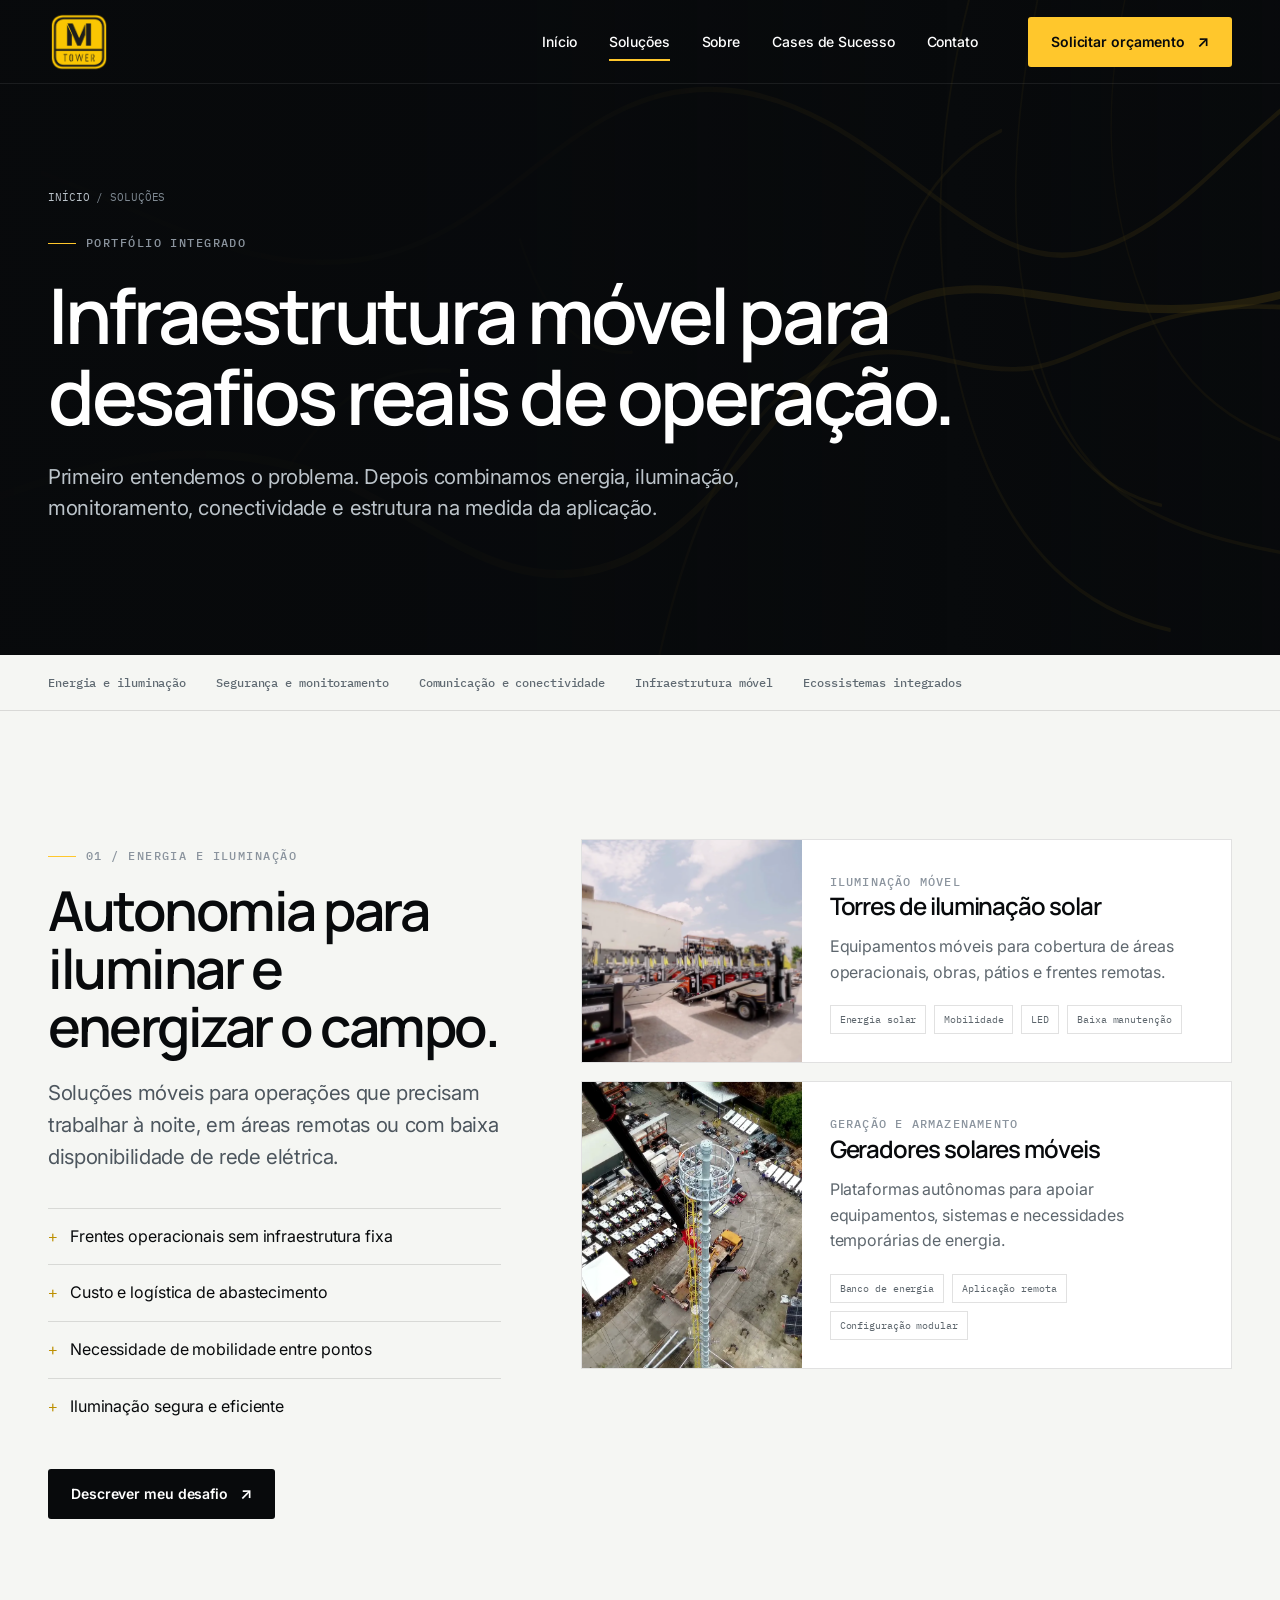
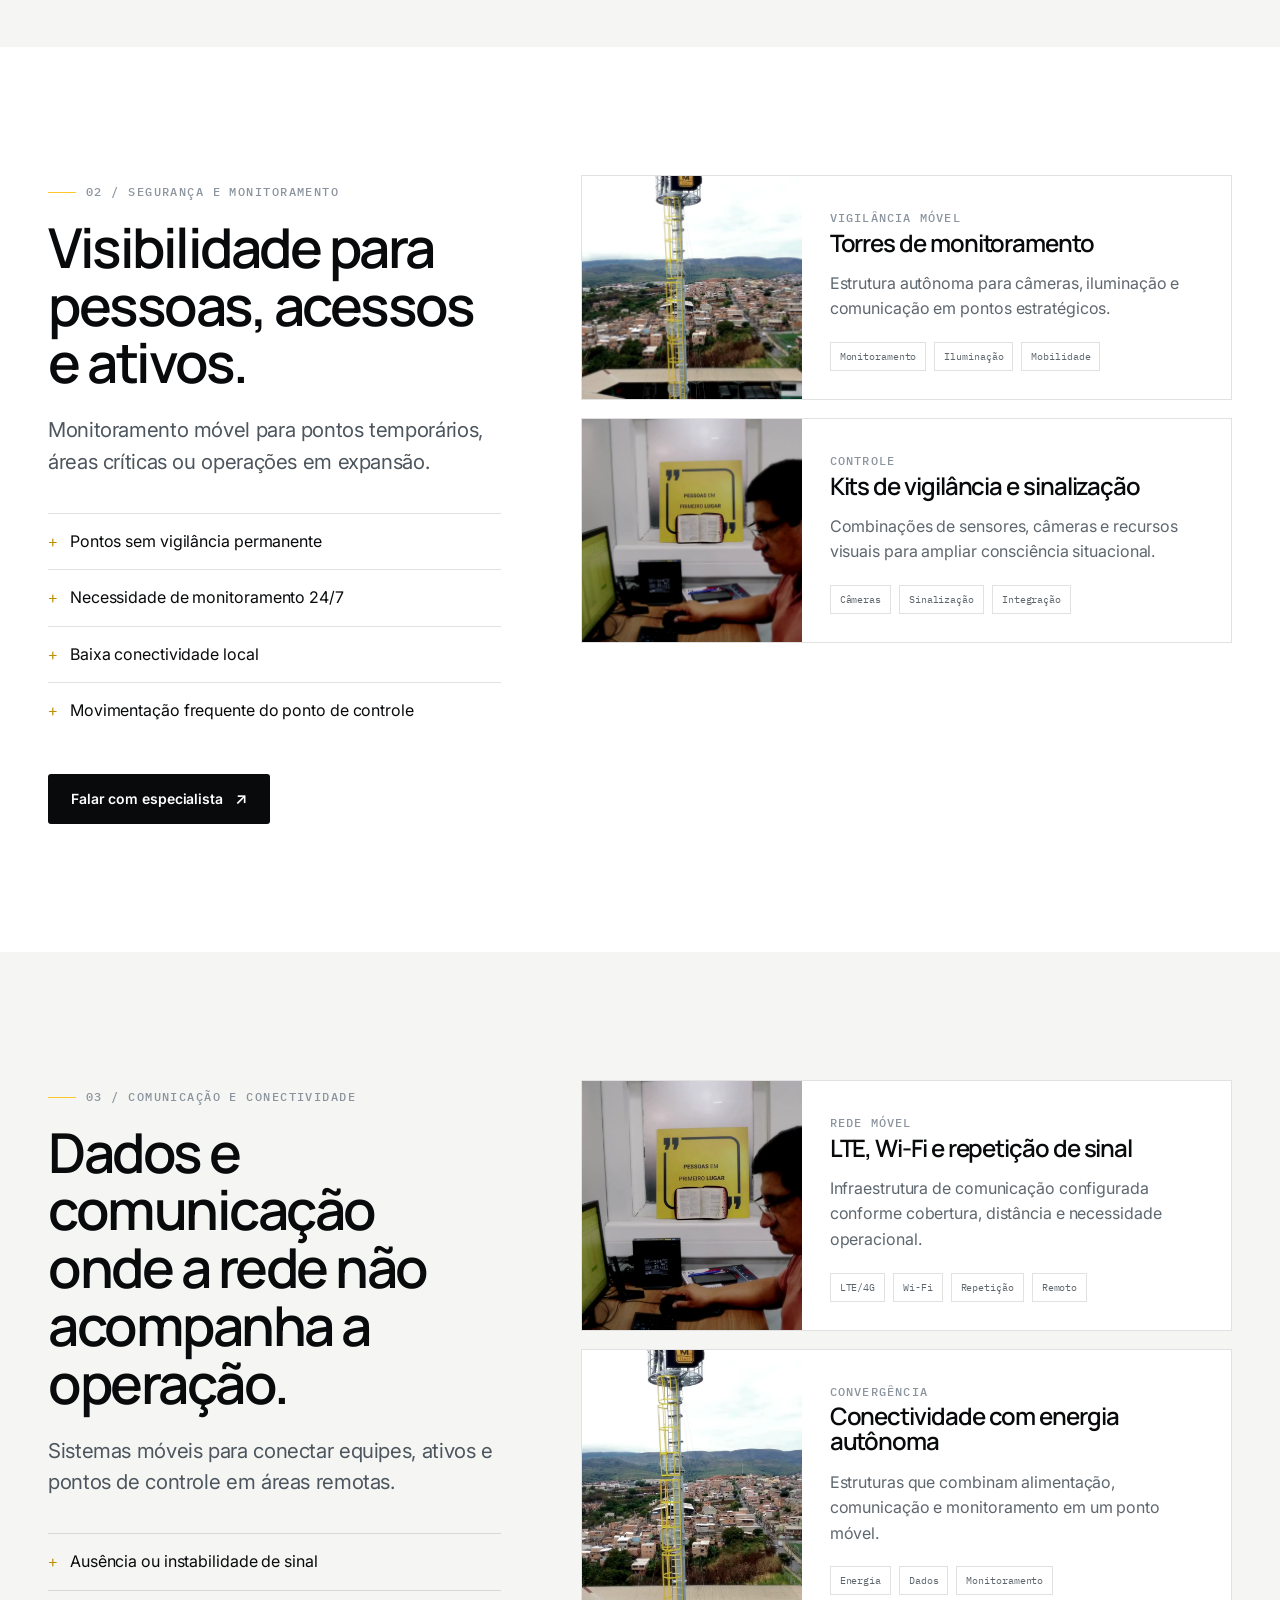
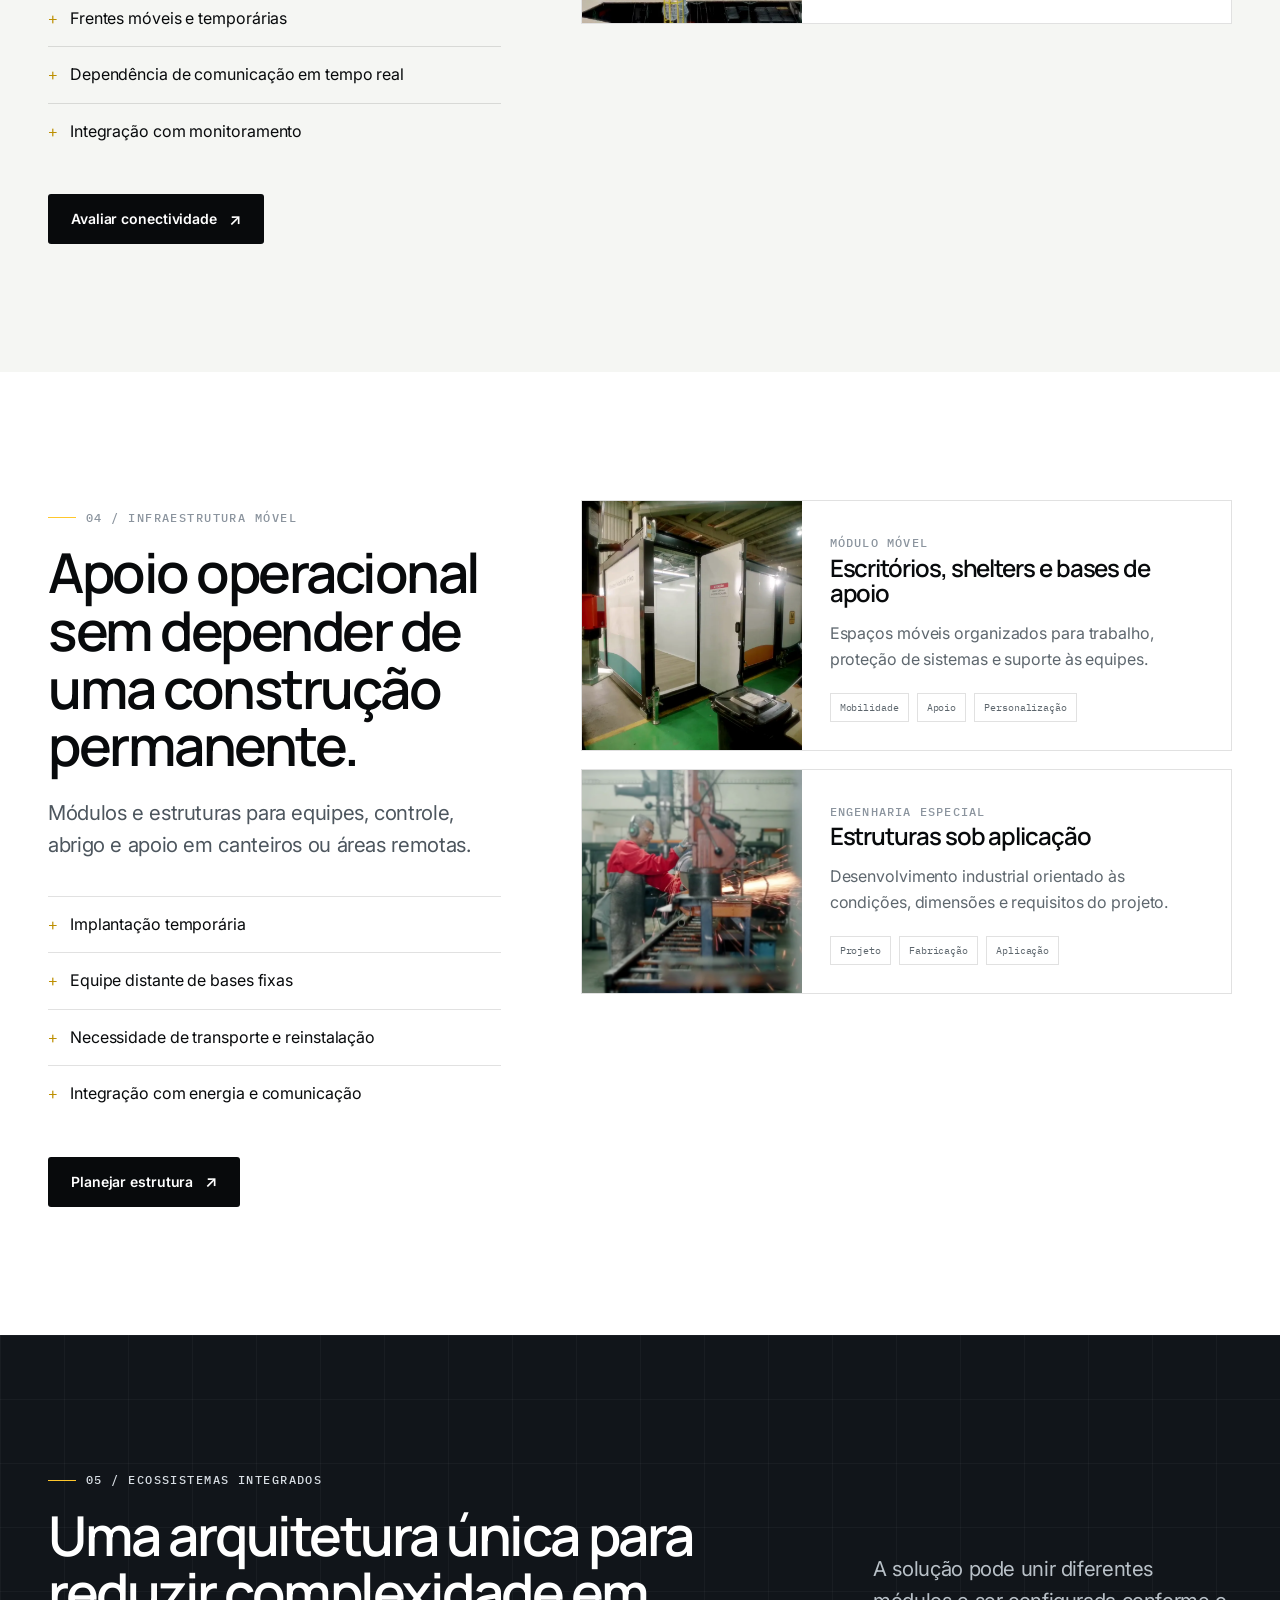
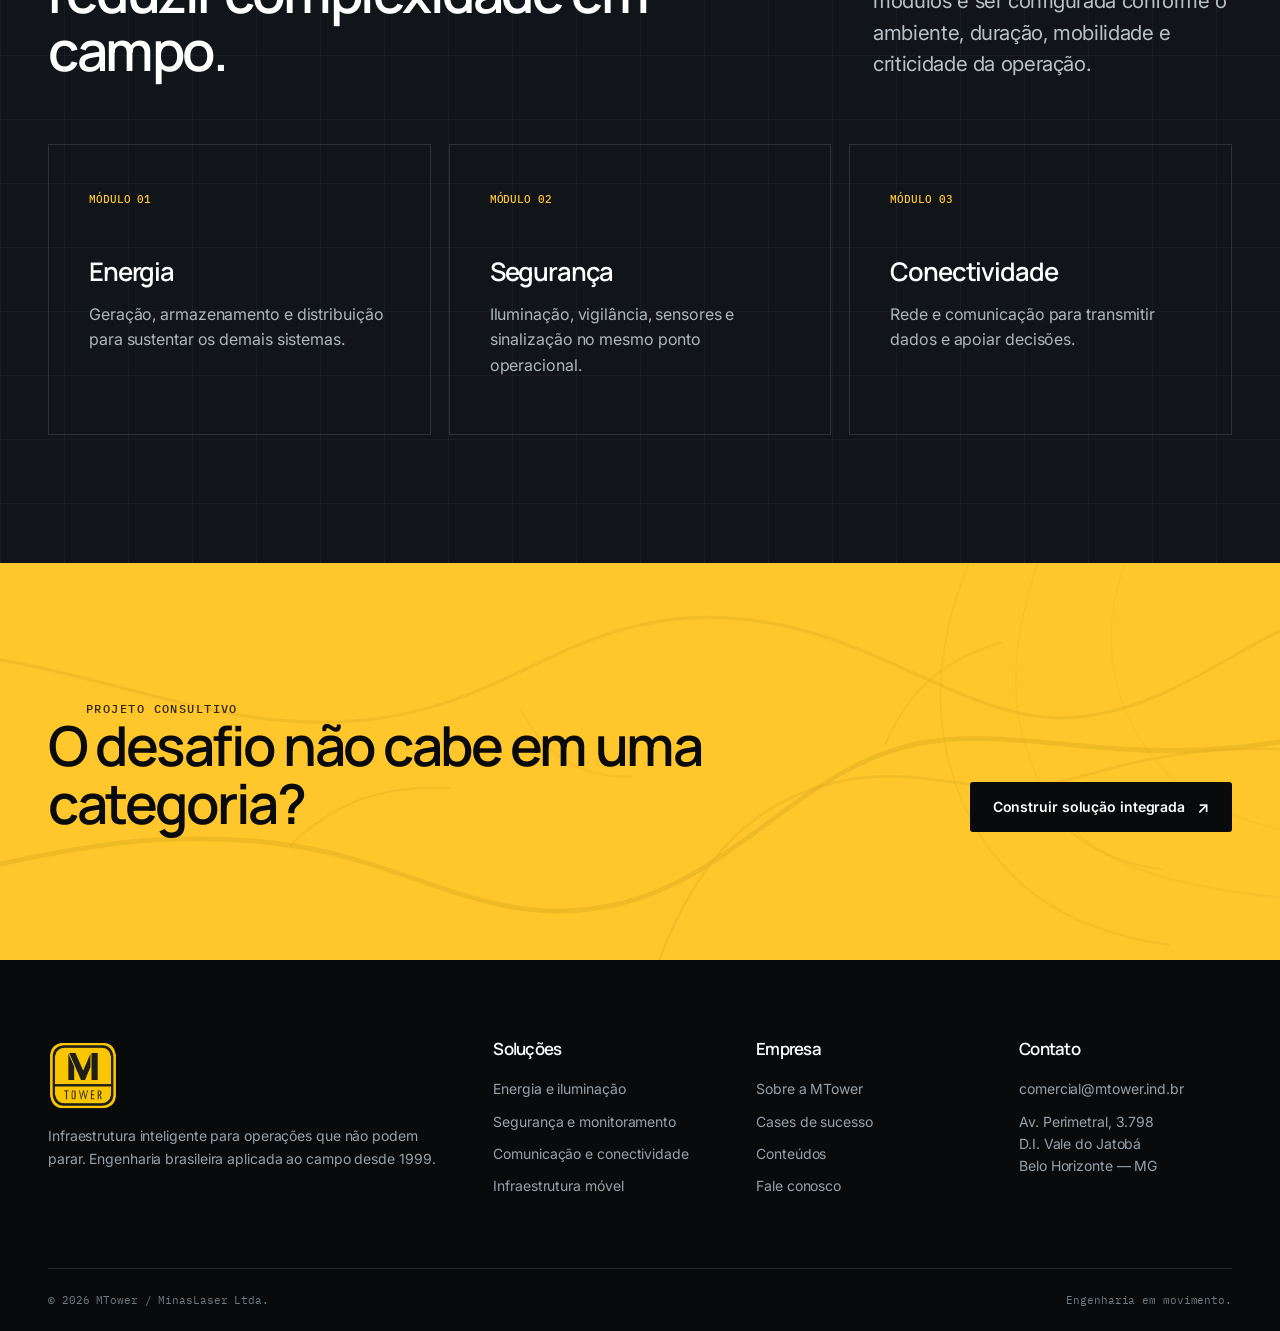
<file: solucoes.html>
<!DOCTYPE html>
<html lang="pt-BR"><head><meta charset="utf-8"/><meta content="width=device-width,initial-scale=1" name="viewport"/><title>Soluções MTower | Energia, monitoramento e infraestrutura móvel</title><meta content="Soluções móveis e integradas para energia, iluminação, segurança, conectividade e infraestrutura em operações críticas." name="description"/><meta content="#080a0c" name="theme-color"/><meta content="website" property="og:type"/><meta content="Soluções MTower | Energia, monitoramento e infraestrutura móvel" property="og:title"/><meta content="Soluções móveis e integradas para energia, iluminação, segurança, conectividade e infraestrutura em operações críticas." property="og:description"/><link href="assets/images/favicon.png" rel="icon"/><link href="https://fonts.googleapis.com" rel="preconnect"/><link crossorigin="" href="https://fonts.gstatic.com" rel="preconnect"/><link href="https://fonts.googleapis.com/css2?family=IBM+Plex+Mono:wght@400;500;600&amp;family=Inter:wght@400;500;600&amp;family=Manrope:wght@400;500;600;700&amp;display=swap" rel="stylesheet"/><link href="assets/css/styles.css" rel="stylesheet"/><script type="importmap">{"imports":{"three":"./assets/js/vendor/three.module.js","three/addons/":"./assets/js/vendor/"}}</script><link href="https://www.mtower.ind.br/solucoes.html" rel="canonical"/><meta content="https://www.mtower.ind.br/solucoes.html" property="og:url"/><meta content="https://www.mtower.ind.br/assets/images/fleet.webp" property="og:image"/><meta content="summary_large_image" name="twitter:card"/><script type="application/ld+json">{"@context":"https://schema.org","@type":"Organization","name":"MTower / MinasLaser Ltda.","url":"https://www.mtower.ind.br/","logo":"https://www.mtower.ind.br/assets/images/logo-mtower.png","email":"comercial@mtower.ind.br","foundingDate":"1999","address":{"@type":"PostalAddress","streetAddress":"Av. Perimetral, 3.798 - D.I. Vale do Jatobá","addressLocality":"Belo Horizonte","addressRegion":"MG","postalCode":"30668-277","addressCountry":"BR"}}</script></head><body class=""><a class="skip-link" href="#conteudo">Ir para o conteúdo</a><header class="header"><div class="container nav"><a aria-label="MTower — início" class="brand" href="index.html"><img alt="MTower" src="assets/images/logo-mtower.png"/></a><nav aria-label="Navegação principal" class="nav-links"><a class="" href="index.html">Início</a><a class="active" href="solucoes.html">Soluções</a><a class="" href="sobre.html">Sobre</a><a class="" href="cases.html">Cases de Sucesso</a><a class="" href="contato.html">Contato</a></nav><a class="btn btn-primary nav-cta" href="contato.html">Solicitar orçamento</a><button aria-expanded="false" aria-label="Abrir menu" class="menu-toggle" type="button"><span></span></button></div></header>
<main id="conteudo"><section class="page-hero technical-bg"><div class="container reveal"><div class="breadcrumb"><a href="index.html">INÍCIO</a> / SOLUÇÕES</div><span class="eyebrow" style="margin-top:32px">Portfólio integrado</span><h1>Infraestrutura móvel para desafios reais de operação.</h1><p class="lead">Primeiro entendemos o problema. Depois combinamos energia, iluminação, monitoramento, conectividade e estrutura na medida da aplicação.</p></div></section><nav aria-label="Categorias de soluções" class="category-nav"><div class="container"><a href="#energia">Energia e iluminação</a><a href="#monitoramento">Segurança e monitoramento</a><a href="#conectividade">Comunicação e conectividade</a><a href="#infraestrutura">Infraestrutura móvel</a><a href="#ecossistemas">Ecossistemas integrados</a></div></nav>
<section class="section light" id="energia"><div class="container solution-section"><div class="solution-copy reveal"><span class="eyebrow">01 / Energia e iluminação</span><h2>Autonomia para iluminar e energizar o campo.</h2><p class="lead">Soluções móveis para operações que precisam trabalhar à noite, em áreas remotas ou com baixa disponibilidade de rede elétrica.</p><ul class="problem-list"><li>Frentes operacionais sem infraestrutura fixa</li><li>Custo e logística de abastecimento</li><li>Necessidade de mobilidade entre pontos</li><li>Iluminação segura e eficiente</li></ul><a class="btn btn-dark" href="contato.html">Descrever meu desafio</a></div><div class="product-stack stagger"><article class="product-card"><img alt="Torres móveis MTower" src="assets/images/fleet.webp"/><div class="product-card-content"><span class="kicker">Iluminação móvel</span><h3>Torres de iluminação solar</h3><p>Equipamentos móveis para cobertura de áreas operacionais, obras, pátios e frentes remotas.</p><div class="product-specs"><span>Energia solar</span><span>Mobilidade</span><span>LED</span><span>Baixa manutenção</span></div></div></article><article class="product-card"><img alt="Infraestrutura de energia em implantação" src="assets/images/operation.webp"/><div class="product-card-content"><span class="kicker">Geração e armazenamento</span><h3>Geradores solares móveis</h3><p>Plataformas autônomas para apoiar equipamentos, sistemas e necessidades temporárias de energia.</p><div class="product-specs"><span>Banco de energia</span><span>Aplicação remota</span><span>Configuração modular</span></div></div></article></div></div></section>
<section class="section white" id="monitoramento"><div class="container solution-section"><div class="solution-copy reveal"><span class="eyebrow">02 / Segurança e monitoramento</span><h2>Visibilidade para pessoas, acessos e ativos.</h2><p class="lead">Monitoramento móvel para pontos temporários, áreas críticas ou operações em expansão.</p><ul class="problem-list"><li>Pontos sem vigilância permanente</li><li>Necessidade de monitoramento 24/7</li><li>Baixa conectividade local</li><li>Movimentação frequente do ponto de controle</li></ul><a class="btn btn-dark" href="contato.html">Falar com especialista</a></div><div class="product-stack stagger"><article class="product-card"><img alt="Torre de monitoramento e infraestrutura" src="assets/images/tower.webp"/><div class="product-card-content"><span class="kicker">Vigilância móvel</span><h3>Torres de monitoramento</h3><p>Estrutura autônoma para câmeras, iluminação e comunicação em pontos estratégicos.</p><div class="product-specs"><span>Monitoramento</span><span>Iluminação</span><span>Mobilidade</span></div></div></article><article class="product-card"><img alt="Ambiente de controle operacional" src="assets/images/control.webp"/><div class="product-card-content"><span class="kicker">Controle</span><h3>Kits de vigilância e sinalização</h3><p>Combinações de sensores, câmeras e recursos visuais para ampliar consciência situacional.</p><div class="product-specs"><span>Câmeras</span><span>Sinalização</span><span>Integração</span></div></div></article></div></div></section>
<section class="section light" id="conectividade"><div class="container solution-section"><div class="solution-copy reveal"><span class="eyebrow">03 / Comunicação e conectividade</span><h2>Dados e comunicação onde a rede não acompanha a operação.</h2><p class="lead">Sistemas móveis para conectar equipes, ativos e pontos de controle em áreas remotas.</p><ul class="problem-list"><li>Ausência ou instabilidade de sinal</li><li>Frentes móveis e temporárias</li><li>Dependência de comunicação em tempo real</li><li>Integração com monitoramento</li></ul><a class="btn btn-dark" href="contato.html">Avaliar conectividade</a></div><div class="product-stack stagger"><article class="product-card"><img alt="Tecnologia de comunicação em operação" src="assets/images/control.webp"/><div class="product-card-content"><span class="kicker">Rede móvel</span><h3>LTE, Wi-Fi e repetição de sinal</h3><p>Infraestrutura de comunicação configurada conforme cobertura, distância e necessidade operacional.</p><div class="product-specs"><span>LTE/4G</span><span>Wi-Fi</span><span>Repetição</span><span>Remoto</span></div></div></article><article class="product-card"><img alt="Torre para conectividade" src="assets/images/tower.webp"/><div class="product-card-content"><span class="kicker">Convergência</span><h3>Conectividade com energia autônoma</h3><p>Estruturas que combinam alimentação, comunicação e monitoramento em um ponto móvel.</p><div class="product-specs"><span>Energia</span><span>Dados</span><span>Monitoramento</span></div></div></article></div></div></section>
<section class="section white" id="infraestrutura"><div class="container solution-section"><div class="solution-copy reveal"><span class="eyebrow">04 / Infraestrutura móvel</span><h2>Apoio operacional sem depender de uma construção permanente.</h2><p class="lead">Módulos e estruturas para equipes, controle, abrigo e apoio em canteiros ou áreas remotas.</p><ul class="problem-list"><li>Implantação temporária</li><li>Equipe distante de bases fixas</li><li>Necessidade de transporte e reinstalação</li><li>Integração com energia e comunicação</li></ul><a class="btn btn-dark" href="contato.html">Planejar estrutura</a></div><div class="product-stack stagger"><article class="product-card"><img alt="Shelter móvel MTower" src="assets/images/shelter.webp"/><div class="product-card-content"><span class="kicker">Módulo móvel</span><h3>Escritórios, shelters e bases de apoio</h3><p>Espaços móveis organizados para trabalho, proteção de sistemas e suporte às equipes.</p><div class="product-specs"><span>Mobilidade</span><span>Apoio</span><span>Personalização</span></div></div></article><article class="product-card"><img alt="Fabricação de estruturas" src="assets/images/factory.webp"/><div class="product-card-content"><span class="kicker">Engenharia especial</span><h3>Estruturas sob aplicação</h3><p>Desenvolvimento industrial orientado às condições, dimensões e requisitos do projeto.</p><div class="product-specs"><span>Projeto</span><span>Fabricação</span><span>Aplicação</span></div></div></article></div></div></section>
<section class="section graphite technical-bg" id="ecossistemas"><div class="container"><div class="section-head reveal"><div><span class="eyebrow">05 / Ecossistemas integrados</span><h2>Uma arquitetura única para reduzir complexidade em campo.</h2></div><p class="lead">A solução pode unir diferentes módulos e ser configurada conforme o ambiente, duração, mobilidade e criticidade da operação.</p></div><div class="values-grid stagger"><article class="value-card"><b>MÓDULO 01</b><h3>Energia</h3><p>Geração, armazenamento e distribuição para sustentar os demais sistemas.</p></article><article class="value-card"><b>MÓDULO 02</b><h3>Segurança</h3><p>Iluminação, vigilância, sensores e sinalização no mesmo ponto operacional.</p></article><article class="value-card"><b>MÓDULO 03</b><h3>Conectividade</h3><p>Rede e comunicação para transmitir dados e apoiar decisões.</p></article></div></div></section>
<section class="section cta-section"><div class="container cta-grid reveal"><div><span class="eyebrow" style="color:#302600">Projeto consultivo</span><h2>O desafio não cabe em uma categoria?</h2></div><div class="cta-actions"><a class="btn btn-dark" href="contato.html">Construir solução integrada</a></div></div></section></main><footer class="footer"><div class="container"><div class="footer-grid"><div><div class="footer-brand"><img alt="MTower" src="assets/images/logo-mtower.png"/></div><p>Infraestrutura inteligente para operações que não podem parar. Engenharia brasileira aplicada ao campo desde 1999.</p></div><div><h4>Soluções</h4><ul><li><a href="solucoes.html#energia">Energia e iluminação</a></li><li><a href="solucoes.html#monitoramento">Segurança e monitoramento</a></li><li><a href="solucoes.html#conectividade">Comunicação e conectividade</a></li><li><a href="solucoes.html#infraestrutura">Infraestrutura móvel</a></li></ul></div><div><h4>Empresa</h4><ul><li><a href="sobre.html">Sobre a MTower</a></li><li><a href="cases.html">Cases de sucesso</a></li><li><a href="https://www.mtower.ind.br/blog" rel="noopener" target="_blank">Conteúdos</a></li><li><a href="contato.html">Fale conosco</a></li></ul></div><div><h4>Contato</h4><ul><li><a href="mailto:comercial@mtower.ind.br">comercial@mtower.ind.br</a></li><li><a href="https://maps.google.com/?q=Av.+Perimetral,+3798,+Belo+Horizonte,+MG" rel="noopener" target="_blank">Av. Perimetral, 3.798<br/>D.I. Vale do Jatobá<br/>Belo Horizonte — MG</a></li></ul></div></div><div class="footer-bottom"><span>© 2026 MTower / MinasLaser Ltda.</span><span>Engenharia em movimento.</span></div></div></footer><script defer="" src="assets/js/main.js"></script></body></html>
</file>
<file: assets/css/styles.css>
:root{
  --carbon:#080a0c;--graphite:#11151a;--steel:#2a3138;--mineral:#8b949e;
  --mist:#d8dee4;--porcelain:#f5f6f3;--white:#fff;--yellow:#ffc72c;--ice:#9dd8f7;
  --line:rgba(255,255,255,.12);--dark-line:rgba(8,10,12,.12);--max:1360px;
  --ease:cubic-bezier(.2,.75,.2,1);--header:84px;
}
*{box-sizing:border-box}html{scroll-behavior:smooth;scroll-padding-top:100px}body{margin:0;background:var(--porcelain);color:var(--carbon);font-family:Inter,'Segoe UI',Arial,sans-serif;font-size:16px;line-height:1.6;overflow-x:hidden}body.menu-open{overflow:hidden}a{color:inherit;text-decoration:none}img{display:block;max-width:100%}button,input,select,textarea{font:inherit}button{color:inherit}.container{width:min(calc(100% - 96px),var(--max));margin:auto}.section{position:relative;padding:128px 0}.section-sm{padding:80px 0}.dark{background:var(--carbon);color:var(--white)}.graphite{background:var(--graphite);color:var(--white)}.light{background:var(--porcelain)}.white{background:#fff}.technical-bg{background-image:linear-gradient(rgba(255,255,255,.035) 1px,transparent 1px),linear-gradient(90deg,rgba(255,255,255,.035) 1px,transparent 1px);background-size:64px 64px}.technical-bg-light{background-image:linear-gradient(rgba(8,10,12,.035) 1px,transparent 1px),linear-gradient(90deg,rgba(8,10,12,.035) 1px,transparent 1px);background-size:64px 64px}
.skip-link{position:fixed;left:16px;top:-80px;z-index:1000;background:var(--yellow);padding:10px 16px;border-radius:6px}.skip-link:focus{top:16px}.eyebrow{display:inline-flex;align-items:center;gap:10px;font:500 12px/1.2 'IBM Plex Mono',monospace;letter-spacing:.12em;text-transform:uppercase;color:var(--mineral)}.eyebrow:before{content:'';width:28px;height:1px;background:var(--yellow)}.dark .eyebrow,.graphite .eyebrow{color:var(--mist)}h1,h2,h3,h4{font-family:'IBM Plex Sans',Inter,'Segoe UI',Arial,sans-serif;margin:0;line-height:1.05;font-weight:500;letter-spacing:-.035em}h1{font-size:clamp(3.4rem,6vw,5.25rem)}h2{font-size:clamp(2.45rem,4.3vw,4rem)}h3{font-size:clamp(1.35rem,2vw,2rem);letter-spacing:-.025em}h4{font-size:1.05rem;letter-spacing:-.01em}.lead{font-size:clamp(1.08rem,1.6vw,1.35rem);line-height:1.55;color:#4d565e}.dark .lead,.graphite .lead{color:#b9c1c8}.muted{color:var(--mineral)}.mono{font-family:'IBM Plex Mono',monospace}.section-head{display:grid;grid-template-columns:minmax(0,1.35fr) minmax(280px,.65fr);gap:80px;align-items:end;margin-bottom:64px}.section-head h2{margin-top:18px}.section-head .lead{margin:0}.kicker{font:500 12px 'IBM Plex Mono',monospace;letter-spacing:.1em;text-transform:uppercase;color:var(--mineral)}
.header{height:var(--header);position:fixed;inset:0 0 auto;z-index:100;background:transparent;color:#fff;transition:background .35s var(--ease),color .35s var(--ease),border-color .35s}.header:after{content:'';position:absolute;inset:auto 0 0;height:1px;background:rgba(255,255,255,.08)}.header.is-scrolled,.header.light-mode{background:rgba(245,246,243,.92);backdrop-filter:blur(16px);color:var(--carbon);box-shadow:0 1px 0 rgba(8,10,12,.08)}.header.is-scrolled:after,.header.light-mode:after{background:rgba(8,10,12,.08)}.nav{height:100%;display:flex;align-items:center;gap:36px}.brand{width:62px;height:62px;display:flex;align-items:center;justify-content:center;position:relative;z-index:3}.brand img{width:58px;height:58px;object-fit:contain}.nav-links{display:flex;align-items:center;gap:32px;margin-left:auto}.nav-links a{font-size:14px;font-weight:500;position:relative;padding:28px 0}.nav-links a:after{content:'';position:absolute;left:0;right:100%;bottom:20px;height:2px;background:var(--yellow);transition:right .25s}.nav-links a:hover:after,.nav-links a.active:after{right:0}.nav-cta{margin-left:14px}.menu-toggle{display:none;margin-left:auto;width:46px;height:46px;border:1px solid currentColor;background:transparent;border-radius:50%;position:relative;z-index:3}.menu-toggle span,.menu-toggle:before,.menu-toggle:after{content:'';position:absolute;left:13px;right:13px;height:1px;background:currentColor;transition:.3s}.menu-toggle:before{top:15px}.menu-toggle span{top:22px}.menu-toggle:after{top:29px}.menu-toggle[aria-expanded=true] span{opacity:0}.menu-toggle[aria-expanded=true]:before{top:22px;transform:rotate(45deg)}.menu-toggle[aria-expanded=true]:after{top:22px;transform:rotate(-45deg)}
.btn{display:inline-flex;align-items:center;justify-content:center;gap:12px;min-height:50px;padding:0 22px;border:1px solid transparent;border-radius:3px;font-weight:600;font-size:14px;transition:transform .2s,background .2s,color .2s,border-color .2s;cursor:pointer}.btn:after{content:'↗';font-size:16px;transition:transform .2s}.btn:hover{transform:translateY(-2px)}.btn:hover:after{transform:translate(3px,-3px)}.btn-primary{background:var(--yellow);color:var(--carbon)}.btn-primary:hover{background:#ffd34f}.btn-outline{border-color:rgba(255,255,255,.35);color:#fff;background:rgba(8,10,12,.12)}.btn-outline:hover{background:#fff;color:var(--carbon)}.btn-dark{background:var(--carbon);color:#fff}.btn-ghost{border-color:rgba(8,10,12,.25);background:transparent}.btn-ghost:hover{background:var(--carbon);color:#fff}.text-link{font-weight:600;display:inline-flex;gap:8px;align-items:center}.text-link:after{content:'→';transition:transform .2s}.text-link:hover:after{transform:translateX(5px)}
.hero{min-height:860px;background:var(--carbon);color:#fff;position:relative;overflow:hidden;display:flex;align-items:center;padding:150px 0 70px}.hero:before{content:'';position:absolute;inset:0;background:radial-gradient(circle at 75% 45%,rgba(255,199,44,.11),transparent 30%),linear-gradient(90deg,rgba(8,10,12,.98) 0%,rgba(8,10,12,.86) 45%,rgba(8,10,12,.25) 100%);z-index:1;pointer-events:none}.hero-grid-bg{position:absolute;inset:0;background-image:linear-gradient(rgba(255,255,255,.04) 1px,transparent 1px),linear-gradient(90deg,rgba(255,255,255,.04) 1px,transparent 1px);background-size:72px 72px;mask-image:linear-gradient(to right,#000,transparent 85%)}.hero-grid{position:relative;z-index:2;display:grid;grid-template-columns:minmax(0,.9fr) minmax(520px,1.1fr);align-items:center;min-height:620px}.hero-copy{position:relative;z-index:3;max-width:720px}.hero h1{margin:24px 0}.hero .lead{color:#c2c9cf;max-width:650px}.hero-actions{display:flex;gap:12px;flex-wrap:wrap;margin-top:34px}.microproof{margin-top:36px;display:flex;align-items:center;gap:12px;color:#aab3bb;font-size:14px}.microproof .pulse{width:9px;height:9px;border-radius:50%;background:var(--yellow);box-shadow:0 0 0 0 rgba(255,199,44,.5);animation:pulse 2.2s infinite}.hero-note{position:absolute;left:0;bottom:-86px;font:12px 'IBM Plex Mono',monospace;color:#79838c;display:flex;gap:28px}.hero-note span{display:flex;gap:8px}.hero-note b{color:var(--yellow);font-weight:500}.hero-viewer{position:absolute;right:-5vw;top:80px;width:min(65vw,980px);height:720px;z-index:1}.model-stage{width:100%;height:100%;position:relative;overflow:hidden}.model-stage canvas{display:block;width:100%;height:100%;outline:none}.model-fallback{position:absolute;inset:0;background:url('../images/fleet.webp') center/cover no-repeat;opacity:.35}.model-fallback:after{content:'';position:absolute;inset:0;background:radial-gradient(circle,transparent 20%,var(--carbon) 80%)}.model-ui{position:absolute;inset:0;pointer-events:none}.model-loader{position:absolute;right:12%;bottom:15%;display:flex;align-items:center;gap:12px;color:#c8d0d7;font:12px 'IBM Plex Mono',monospace}.model-loader i{width:16px;height:16px;border:2px solid rgba(255,255,255,.2);border-top-color:var(--yellow);border-radius:50%;animation:spin 1s linear infinite}.model-stage.is-loaded .model-fallback,.model-stage.is-loaded .model-loader{opacity:0;visibility:hidden;transition:.5s}.viewer-label{position:absolute;right:5%;top:22%;padding:10px 12px;border-left:1px solid var(--yellow);background:rgba(8,10,12,.56);backdrop-filter:blur(8px);font:11px 'IBM Plex Mono',monospace;color:#d9dfe4}.viewer-label strong{display:block;color:#fff;font-size:12px;margin-bottom:4px}.viewer-coordinates{position:absolute;right:7%;bottom:6%;font:11px 'IBM Plex Mono',monospace;color:#6f7982}.viewer-sweep{position:absolute;left:0;right:0;top:20%;height:1px;background:linear-gradient(90deg,transparent,var(--yellow),transparent);box-shadow:0 0 18px var(--yellow);opacity:0}.model-stage.is-loaded .viewer-sweep{animation:sweep 1.35s var(--ease) .1s 1}.scroll-cue{position:absolute;left:50%;bottom:24px;z-index:3;transform:translateX(-50%);font:11px 'IBM Plex Mono',monospace;color:#8c969f;display:flex;flex-direction:column;align-items:center;gap:10px}.scroll-cue:after{content:'';height:42px;width:1px;background:linear-gradient(var(--yellow),transparent)}
.proof-strip{background:#fff;border-bottom:1px solid var(--dark-line)}.proof-grid{display:grid;grid-template-columns:repeat(5,1fr)}.proof-item{padding:30px 28px;border-right:1px solid var(--dark-line);min-height:120px;display:flex;flex-direction:column;justify-content:center}.proof-item:first-child{border-left:1px solid var(--dark-line)}.proof-value{font:500 clamp(1.6rem,3vw,2.35rem) 'IBM Plex Mono',monospace;line-height:1;color:var(--carbon)}.proof-label{font-size:13px;color:var(--mineral);margin-top:9px}
.pillars{display:grid;grid-template-columns:repeat(3,1fr);gap:1px;background:var(--dark-line);border:1px solid var(--dark-line)}.pillar{background:var(--porcelain);padding:46px;min-height:340px;display:flex;flex-direction:column}.pillar-index{font:12px 'IBM Plex Mono',monospace;color:var(--mineral)}.pillar-symbol{width:48px;height:48px;margin:34px 0 54px;border:1px solid var(--carbon);display:grid;place-items:center;position:relative}.pillar-symbol:after{content:'';width:12px;height:12px;background:var(--yellow)}.pillar h3{font-size:1.72rem}.pillar p{color:#5e676e;margin-top:18px}.pillar:hover .pillar-symbol{background:var(--carbon)}
.ecosystem{overflow:hidden}.ecosystem-grid{display:grid;grid-template-columns:.75fr 1.25fr;gap:80px;align-items:center}.eco-map{position:relative;aspect-ratio:1.2;border:1px solid var(--line);background:radial-gradient(circle at center,rgba(255,199,44,.11),transparent 35%)}.eco-core{position:absolute;left:50%;top:50%;transform:translate(-50%,-50%);width:150px;height:150px;border-radius:50%;border:1px solid var(--yellow);display:grid;place-items:center;text-align:center;font:12px 'IBM Plex Mono',monospace;background:var(--carbon);z-index:2}.eco-ring{position:absolute;left:50%;top:50%;border:1px solid rgba(255,255,255,.14);border-radius:50%;transform:translate(-50%,-50%)}.eco-ring.r1{width:48%;height:58%}.eco-ring.r2{width:76%;height:86%}.eco-node{position:absolute;padding:10px 12px;background:#151a20;border:1px solid var(--line);font:11px 'IBM Plex Mono',monospace;color:#dfe5ea}.eco-node:before{content:'';width:6px;height:6px;background:var(--ice);display:inline-block;margin-right:8px}.eco-node.n1{top:8%;left:42%}.eco-node.n2{right:3%;top:39%}.eco-node.n3{right:12%;bottom:8%}.eco-node.n4{left:5%;bottom:17%}.eco-node.n5{left:3%;top:28%}.eco-copy h2{margin:18px 0 26px}.eco-list{margin:38px 0 0;padding:0;list-style:none}.eco-list li{display:flex;gap:18px;padding:19px 0;border-top:1px solid var(--line)}.eco-list b{color:var(--yellow);font:500 12px 'IBM Plex Mono',monospace}
.solutions-grid{display:grid;grid-template-columns:repeat(12,1fr);gap:18px}.solution-card{position:relative;min-height:430px;overflow:hidden;background:var(--graphite);color:#fff;border-radius:2px}.solution-card:nth-child(1),.solution-card:nth-child(2){grid-column:span 6}.solution-card:nth-child(n+3){grid-column:span 4;min-height:360px}.solution-card img{position:absolute;inset:0;width:100%;height:100%;object-fit:cover;filter:saturate(.72);transition:transform .65s var(--ease),filter .4s}.solution-card:after{content:'';position:absolute;inset:0;background:linear-gradient(180deg,rgba(8,10,12,.05),rgba(8,10,12,.92))}.solution-content{position:absolute;left:32px;right:32px;bottom:30px;z-index:2}.solution-index{font:11px 'IBM Plex Mono',monospace;color:var(--yellow)}.solution-card h3{margin:9px 0 12px}.solution-card p{color:#c2c9cf;margin:0;max-width:480px}.solution-card:hover img{transform:scale(1.035);filter:saturate(1)}
.process-wrap{position:relative}.process-line{position:absolute;left:20px;top:0;bottom:0;width:1px;background:var(--line)}.process-line-progress{height:0;background:var(--yellow);width:1px;transition:height .2s}.process-list{display:grid;grid-template-columns:1fr 1fr;gap:0 100px;padding-left:76px}.process-step{min-height:220px;border-top:1px solid var(--line);padding:30px 0}.process-step:nth-child(even){transform:translateY(100px)}.process-step span{font:11px 'IBM Plex Mono',monospace;color:var(--yellow)}.process-step h3{margin:16px 0}.process-step p{color:#adb6bd}.process-step:last-child{margin-bottom:100px}
.product-focus{display:grid;grid-template-columns:1.1fr .9fr;min-height:690px}.product-media{position:relative;overflow:hidden}.product-media img{width:100%;height:100%;object-fit:cover}.product-media:after{content:'';position:absolute;inset:0;background:linear-gradient(90deg,transparent 60%,var(--graphite))}.product-data{padding:90px 8vw 80px 70px;display:flex;flex-direction:column;justify-content:center}.product-data h2{margin:18px 0 22px}.technical-list{display:grid;grid-template-columns:1fr 1fr;margin:34px 0 38px;border-top:1px solid var(--line)}.technical-list div{padding:20px 12px 20px 0;border-bottom:1px solid var(--line)}.technical-list small{font:10px 'IBM Plex Mono',monospace;color:var(--mineral);text-transform:uppercase}.technical-list strong{display:block;font-size:15px;font-weight:500;margin-top:5px}
.sector-grid{display:grid;grid-template-columns:repeat(4,1fr);border-left:1px solid var(--dark-line);border-top:1px solid var(--dark-line)}.sector{padding:30px;min-height:180px;border-right:1px solid var(--dark-line);border-bottom:1px solid var(--dark-line);display:flex;flex-direction:column;justify-content:space-between;transition:background .25s}.sector:hover{background:#fff}.sector i{font:11px 'IBM Plex Mono',monospace;color:var(--mineral);font-style:normal}.sector h3{font-size:1.35rem}.sector span{color:var(--yellow);font-size:22px}
.video-story{position:relative;min-height:780px;background:var(--carbon);overflow:hidden;color:#fff}.story-video{position:absolute;inset:0;width:100%;height:100%;object-fit:cover}.video-shade{position:absolute;inset:0;background:linear-gradient(90deg,rgba(8,10,12,.97) 0%,rgba(8,10,12,.78) 44%,rgba(8,10,12,.12) 75%),linear-gradient(0deg,rgba(8,10,12,.48),transparent)}.video-panel{position:relative;z-index:2;width:min(720px,55%);padding:130px 0;transition:transform .75s var(--ease),opacity .55s}.video-story.is-exploring .video-panel{transform:translateX(-120%);opacity:0}.video-panel h2{margin:18px 0 25px}.video-features{margin-top:42px;display:grid;gap:18px}.video-feature{display:grid;grid-template-columns:36px 1fr;gap:16px;padding-top:18px;border-top:1px solid rgba(255,255,255,.15)}.video-feature b{font:500 11px 'IBM Plex Mono',monospace;color:var(--yellow)}.video-feature strong{display:block;margin-bottom:3px}.video-control{position:absolute;z-index:3;right:40px;bottom:40px;border:1px solid rgba(255,255,255,.4);background:rgba(8,10,12,.45);backdrop-filter:blur(12px);color:#fff;padding:12px 16px;cursor:pointer;font:12px 'IBM Plex Mono',monospace}.video-hint{position:absolute;z-index:3;right:40px;top:50%;transform:translateY(-50%);writing-mode:vertical-rl;font:11px 'IBM Plex Mono',monospace;color:#e2e7eb;letter-spacing:.08em}
.case-grid{display:grid;grid-template-columns:repeat(3,1fr);gap:20px}.case-card{background:#fff;border:1px solid var(--dark-line);overflow:hidden}.case-img{aspect-ratio:1.5;overflow:hidden}.case-img img{width:100%;height:100%;object-fit:cover;transition:transform .5s}.case-card:hover .case-img img{transform:scale(1.035)}.case-body{padding:28px}.tag{display:inline-flex;padding:6px 9px;background:var(--yellow);font:500 10px 'IBM Plex Mono',monospace;text-transform:uppercase}.case-body h3{font-size:1.55rem;margin:18px 0}.case-meta{display:grid;gap:12px;color:#5b646b;font-size:14px}.case-meta div{padding-top:12px;border-top:1px solid var(--dark-line)}.case-meta b{font:500 10px 'IBM Plex Mono',monospace;color:var(--mineral);display:block;text-transform:uppercase;margin-bottom:3px}
.cta-section{background:var(--yellow);position:relative;overflow:hidden}.cta-section:after{content:'M';position:absolute;right:-2vw;top:50%;transform:translateY(-50%);font:500 30vw 'IBM Plex Sans';color:rgba(8,10,12,.06);line-height:1}.cta-grid{position:relative;z-index:2;display:grid;grid-template-columns:1.3fr .7fr;gap:80px;align-items:end}.cta-grid h2{max-width:820px}.cta-actions{display:flex;justify-content:flex-end;gap:12px;flex-wrap:wrap}
.page-hero{padding:190px 0 110px;background:var(--carbon);color:#fff;position:relative;overflow:hidden}.page-hero:after{content:'';position:absolute;right:-10%;bottom:-40%;width:55%;aspect-ratio:1;border:1px solid rgba(255,255,255,.1);border-radius:50%;box-shadow:0 0 0 80px rgba(255,255,255,.02),0 0 0 160px rgba(255,255,255,.015)}.page-hero h1{max-width:980px;margin:24px 0}.page-hero .lead{max-width:750px;color:#bcc4ca}.breadcrumb{font:11px 'IBM Plex Mono',monospace;color:#7f8992}.breadcrumb a{color:#bbc3ca}
.category-nav{position:sticky;top:83px;z-index:20;background:rgba(245,246,243,.96);backdrop-filter:blur(10px);border-bottom:1px solid var(--dark-line)}.category-nav .container{display:flex;gap:30px;overflow:auto}.category-nav a{padding:20px 0;font:500 12px 'IBM Plex Mono',monospace;white-space:nowrap;color:#606a72}.category-nav a:hover{color:var(--carbon)}.solution-section{display:grid;grid-template-columns:.82fr 1.18fr;gap:80px;align-items:start}.solution-copy{position:sticky;top:170px}.solution-copy h2{margin:18px 0 22px}.problem-list{padding:0;margin:35px 0;list-style:none}.problem-list li{border-top:1px solid var(--dark-line);padding:15px 0;display:flex;gap:12px}.problem-list li:before{content:'+';font-family:'IBM Plex Mono';color:#bd8f00}.product-stack{display:grid;gap:18px}.product-card{display:grid;grid-template-columns:220px 1fr;background:#fff;border:1px solid var(--dark-line);min-height:220px}.product-card img{width:100%;height:100%;object-fit:cover}.product-card-content{padding:28px}.product-card h3{font-size:1.5rem}.product-card p{color:#5e676e}.product-specs{display:flex;flex-wrap:wrap;gap:8px;margin-top:20px}.product-specs span{font:10px 'IBM Plex Mono';padding:7px 9px;border:1px solid var(--dark-line);color:#5d666d}
.timeline{position:relative;margin-top:70px}.timeline:before{content:'';position:absolute;top:20px;left:0;right:0;height:1px;background:var(--dark-line)}.timeline-grid{display:grid;grid-template-columns:repeat(4,1fr);gap:28px}.timeline-item{padding-top:48px;position:relative}.timeline-item:before{content:'';position:absolute;top:14px;left:0;width:13px;height:13px;background:var(--yellow);border:3px solid var(--porcelain);outline:1px solid var(--carbon);border-radius:50%}.timeline-year{font:500 12px 'IBM Plex Mono';color:#8a6b00}.timeline-item h3{font-size:1.35rem;margin:10px 0}.timeline-item p{color:#636c73;font-size:14px}.values-grid{display:grid;grid-template-columns:repeat(3,1fr);gap:18px}.value-card{padding:40px;border:1px solid var(--line);min-height:290px}.value-card b{font:500 11px 'IBM Plex Mono';color:var(--yellow)}.value-card h3{margin:48px 0 14px}.value-card p{color:#adb6bd}
.filters{display:flex;gap:10px;flex-wrap:wrap;margin-bottom:40px}.filter-btn{border:1px solid var(--dark-line);background:transparent;padding:10px 14px;font:500 11px 'IBM Plex Mono';cursor:pointer}.filter-btn.active,.filter-btn:hover{background:var(--carbon);color:#fff}.case-detail{display:grid;grid-template-columns:.75fr 1.25fr;gap:70px;padding:60px 0;border-top:1px solid var(--dark-line)}.case-detail-media{aspect-ratio:1.25;overflow:hidden}.case-detail-media img{width:100%;height:100%;object-fit:cover}.case-detail h2{font-size:2.3rem;margin:15px 0}.case-columns{display:grid;grid-template-columns:repeat(3,1fr);gap:18px;margin-top:32px}.case-columns div{padding-top:16px;border-top:1px solid var(--dark-line)}.case-columns b{font:500 10px 'IBM Plex Mono';text-transform:uppercase;color:#7c858c}.case-columns p{font-size:14px;color:#5c656c}
.contact-layout{display:grid;grid-template-columns:.8fr 1.2fr;gap:80px}.contact-info h2{margin:18px 0 22px}.contact-method{padding:22px 0;border-top:1px solid var(--dark-line)}.contact-method b{display:block;font:500 10px 'IBM Plex Mono';text-transform:uppercase;color:var(--mineral)}.contact-method a,.contact-method address{font-size:17px;font-style:normal;margin-top:5px;display:block}.form-card{background:#fff;border:1px solid var(--dark-line);padding:42px}.form-grid{display:grid;grid-template-columns:1fr 1fr;gap:22px}.field{display:flex;flex-direction:column;gap:8px}.field.full{grid-column:1/-1}.field label{font:500 11px 'IBM Plex Mono';text-transform:uppercase;color:#5a636a}.field input,.field select,.field textarea{width:100%;border:1px solid #cbd1d5;background:#fafbf9;padding:14px 15px;border-radius:2px;outline:none}.field textarea{min-height:150px;resize:vertical}.field input:focus,.field select:focus,.field textarea:focus{border-color:var(--carbon);box-shadow:0 0 0 3px rgba(255,199,44,.24)}.check-row{display:flex;align-items:flex-start;gap:10px;font-size:13px;color:#5f686f}.form-message{margin:0;padding:12px 14px;background:#eef5e9;border-left:3px solid #5f8f45;display:none}.form-message.show{display:block}
.faq{max-width:950px;margin:auto}.faq-item{border-top:1px solid var(--dark-line)}.faq-question{width:100%;padding:25px 0;border:0;background:transparent;text-align:left;display:flex;justify-content:space-between;gap:20px;font-family:'IBM Plex Sans';font-size:1.25rem;cursor:pointer}.faq-question:after{content:'+';font-family:'IBM Plex Mono';color:#977300}.faq-question[aria-expanded=true]:after{content:'−'}.faq-answer{display:grid;grid-template-rows:0fr;transition:grid-template-rows .3s}.faq-answer>div{overflow:hidden}.faq-answer p{color:#5b646b;margin:0;padding:0 40px 24px 0}.faq-question[aria-expanded=true]+.faq-answer{grid-template-rows:1fr}
.footer{background:var(--carbon);color:#fff;padding:80px 0 24px}.footer-grid{display:grid;grid-template-columns:1.3fr repeat(3,.7fr);gap:50px}.footer-brand{display:flex;align-items:center;gap:16px}.footer-brand img{width:64px}.footer-brand strong{font:500 1.4rem 'IBM Plex Sans'}.footer p,.footer li,.footer a{color:#98a2aa;font-size:14px}.footer h4{margin-bottom:20px}.footer ul{list-style:none;padding:0;margin:0;display:grid;gap:10px}.footer a:hover{color:var(--yellow)}.footer-bottom{display:flex;justify-content:space-between;gap:24px;margin-top:70px;padding-top:24px;border-top:1px solid var(--line);font:11px 'IBM Plex Mono';color:#707b84}
.reveal{opacity:0;transform:translateY(24px);transition:opacity .7s var(--ease),transform .7s var(--ease)}.reveal.is-visible{opacity:1;transform:none}.stagger>*{opacity:0;transform:translateY(20px);transition:opacity .55s var(--ease),transform .55s var(--ease)}.stagger.is-visible>*{opacity:1;transform:none}.stagger.is-visible>*:nth-child(2){transition-delay:.08s}.stagger.is-visible>*:nth-child(3){transition-delay:.16s}.stagger.is-visible>*:nth-child(4){transition-delay:.24s}.stagger.is-visible>*:nth-child(5){transition-delay:.32s}.stagger.is-visible>*:nth-child(6){transition-delay:.4s}
@keyframes spin{to{transform:rotate(360deg)}}@keyframes pulse{70%{box-shadow:0 0 0 12px rgba(255,199,44,0)}}@keyframes sweep{0%{top:15%;opacity:0}20%{opacity:1}100%{top:85%;opacity:0}}
@media(max-width:1100px){.container{width:min(calc(100% - 48px),var(--max))}.nav-links{gap:19px}.nav-links a{font-size:13px}.nav-cta{display:none}.hero-grid{grid-template-columns:1fr}.hero-copy{max-width:640px}.hero-viewer{right:-18%;width:78vw;opacity:.7}.hero:before{background:linear-gradient(90deg,rgba(8,10,12,.98) 0%,rgba(8,10,12,.88) 58%,rgba(8,10,12,.45) 100%)}.proof-grid{grid-template-columns:repeat(3,1fr)}.proof-item:nth-child(n+4){border-top:1px solid var(--dark-line)}.pillars{grid-template-columns:1fr}.pillar{min-height:260px}.ecosystem-grid,.product-focus,.solution-section,.contact-layout{grid-template-columns:1fr}.eco-map{max-width:760px}.solution-copy{position:static}.product-media{min-height:520px}.case-grid{grid-template-columns:1fr 1fr}.sector-grid{grid-template-columns:repeat(2,1fr)}.footer-grid{grid-template-columns:1.2fr 1fr 1fr}.footer-grid>div:last-child{grid-column:2}.timeline-grid{grid-template-columns:repeat(2,1fr)}.timeline:before{display:none}.timeline-item:before{top:15px}.case-detail{grid-template-columns:1fr}.video-panel{width:68%}}
@media(max-width:820px){:root{--header:72px}.container{width:min(calc(100% - 40px),var(--max))}.section{padding:88px 0}.section-sm{padding:64px 0}.menu-toggle{display:block}.nav-links{position:fixed;inset:0;background:var(--carbon);color:#fff;display:flex;flex-direction:column;align-items:flex-start;justify-content:center;padding:90px 24px;gap:0;transform:translateX(100%);transition:transform .45s var(--ease);z-index:2}.nav-links.open{transform:none}.nav-links a{font:500 2rem 'IBM Plex Sans';width:100%;padding:16px 0;border-bottom:1px solid var(--line)}.nav-links a:after{display:none}.header.is-scrolled .nav-links{color:#fff}.brand{width:52px;height:52px}.brand img{width:50px;height:50px}.section-head{grid-template-columns:1fr;gap:25px;margin-bottom:42px}.hero{min-height:780px;padding-top:120px;align-items:flex-start}.hero-grid{min-height:610px}.hero-viewer{top:280px;right:-30%;width:120vw;height:550px;opacity:.62}.hero-copy{max-width:100%}.hero-copy h1{font-size:clamp(2.75rem,13vw,4rem)}.hero .lead{font-size:1rem;max-width:95%}.hero-note{display:none}.scroll-cue{display:none}.model-ui{display:none}.proof-grid{grid-template-columns:1fr 1fr}.proof-item{min-height:105px;padding:22px 18px}.proof-item:nth-child(n){border-top:1px solid var(--dark-line)}.proof-item:first-child,.proof-item:nth-child(2){border-top:0}.proof-item:last-child{grid-column:1/-1}.ecosystem-grid{gap:50px}.eco-map{aspect-ratio:1}.solutions-grid{grid-template-columns:1fr}.solution-card:nth-child(n){grid-column:auto;min-height:390px}.process-list{grid-template-columns:1fr;gap:0;padding-left:50px}.process-step:nth-child(even){transform:none}.process-step{min-height:auto;padding:30px 0}.process-step:last-child{margin-bottom:0}.product-data{padding:60px 24px}.technical-list{grid-template-columns:1fr}.sector-grid{grid-template-columns:1fr 1fr}.video-story{min-height:700px}.video-panel{width:100%;padding:90px 0}.video-story.is-exploring .video-panel{transform:none;opacity:1}.video-shade{background:linear-gradient(90deg,rgba(8,10,12,.94),rgba(8,10,12,.7))}.video-hint{display:none}.case-grid,.values-grid{grid-template-columns:1fr}.cta-grid{grid-template-columns:1fr;gap:38px}.cta-actions{justify-content:flex-start}.page-hero{padding:150px 0 80px}.product-card{grid-template-columns:1fr}.product-card img{height:220px}.timeline-grid{grid-template-columns:1fr}.case-columns{grid-template-columns:1fr}.form-grid{grid-template-columns:1fr}.field.full{grid-column:auto}.form-card{padding:24px}.footer-grid{grid-template-columns:1fr 1fr}.footer-grid>div:first-child{grid-column:1/-1}.footer-grid>div:last-child{grid-column:auto}.footer-bottom{flex-direction:column}.category-nav{top:71px}}
@media(max-width:520px){.hero-actions,.cta-actions{flex-direction:column;align-items:stretch}.btn{width:100%}.hero-viewer{right:-48%;width:150vw}.proof-grid{grid-template-columns:1fr 1fr}.proof-label{font-size:11px}.pillar{padding:30px}.eco-core{width:110px;height:110px}.eco-node{font-size:9px;padding:7px}.sector-grid{grid-template-columns:1fr}.case-grid{grid-template-columns:1fr}.footer-grid{grid-template-columns:1fr}.footer-grid>div:first-child{grid-column:auto}.video-control{right:20px;bottom:20px}.category-nav .container{gap:20px}}
@media(prefers-reduced-motion:reduce){html{scroll-behavior:auto}*,*:before,*:after{animation-duration:.01ms!important;animation-iteration-count:1!important;transition-duration:.01ms!important}.reveal,.stagger>*{opacity:1;transform:none}.hero-viewer{transform:none!important}}
.model-stage.is-error .model-loader i{display:none}.model-stage.is-error .model-loader{color:#c7ced4}.model-stage.is-error .model-fallback{opacity:.52}
@media(max-width:820px){.model-loader{display:none}.nav-links a{font-family:'IBM Plex Sans',Inter,Arial,sans-serif}}


/* ===== Refinamento solicitado — v2 ===== */
body{font-family:Inter,"Segoe UI Variable","Segoe UI",Arial,sans-serif;font-weight:400;letter-spacing:-.006em}
h1,h2,h3,h4{font-family:"IBM Plex Sans",Inter,"Segoe UI Variable",Arial,sans-serif;font-weight:600;letter-spacing:-.026em}
h3{font-weight:600}.nav-links a,.btn{font-family:Inter,"Segoe UI Variable",Arial,sans-serif}.lead{letter-spacing:-.012em}
.hero h1{max-width:760px}.hero-note{opacity:0;visibility:hidden;transition:opacity .35s}.model-ready .hero-note{opacity:1;visibility:visible}
.model-stage{cursor:grab}.model-stage:active{cursor:grabbing}.model-stage.is-error{cursor:default}.model-fallback{opacity:.48;transition:opacity .5s}.model-stage.is-loaded .model-fallback{opacity:0;visibility:hidden}.model-stage.is-error .model-fallback{opacity:.48}
/* Elementos técnicos sem ação foram removidos; o fallback permanece limpo. */
.proof-strip{display:none!important}

/* Ecossistema interativo */
.ecosystem-grid{grid-template-columns:minmax(460px,.9fr) minmax(0,1.1fr)}
.eco-visual{min-width:0}.eco-map{aspect-ratio:1.18;min-height:500px;background:radial-gradient(circle at 50% 46%,rgba(255,199,44,.13),transparent 34%);overflow:hidden}
.eco-ring{top:46%;transition:border-color .35s,transform .5s}.eco-ring.r1{width:47%;height:56%}.eco-ring.r2{width:76%;height:84%;animation:eco-breathe 8s ease-in-out infinite}
.eco-core{top:46%;width:154px;height:154px;display:flex;flex-direction:column;justify-content:center;gap:4px;transition:transform .35s var(--ease),box-shadow .35s;background:rgba(8,10,12,.94)}
.eco-core span{font:500 10px "IBM Plex Mono",monospace;color:#9ba5ad;letter-spacing:.08em}.eco-core strong{font:600 13px "IBM Plex Mono",monospace;color:#fff;letter-spacing:.03em}
.eco-map.is-changing .eco-core{transform:translate(-50%,-50%) scale(.94);box-shadow:0 0 0 9px rgba(255,199,44,.07)}
.eco-node{appearance:none;cursor:pointer;border-radius:0;transition:background .22s,color .22s,border-color .22s,transform .22s,box-shadow .22s;z-index:3}
.eco-node:hover,.eco-node:focus-visible{transform:translateY(-3px);border-color:rgba(255,199,44,.7);outline:2px solid transparent;box-shadow:0 10px 24px rgba(0,0,0,.22)}
.eco-node.active{background:var(--yellow);color:var(--carbon);border-color:var(--yellow)}.eco-node.active:before{background:var(--carbon)}
.eco-node.n1{top:6%;left:40%}.eco-node.n2{right:2%;top:36%}.eco-node.n3{right:8%;bottom:9%}.eco-node.n4{left:4%;bottom:14%}.eco-node.n5{left:2%;top:27%}
.eco-detail{margin-top:14px;min-height:126px;border:1px solid var(--line);background:#0e1216;padding:22px 24px;display:grid;grid-template-columns:135px 1fr;gap:5px 20px;align-items:start}
.eco-detail span{grid-row:1/3;font:500 11px "IBM Plex Mono",monospace;color:var(--yellow);letter-spacing:.06em}.eco-detail strong{font:600 19px "IBM Plex Sans",sans-serif}.eco-detail p{margin:1px 0 0;color:#aeb7be;font-size:14px;line-height:1.55}

/* CTA com linguagem de mina/topografia do projeto original */
.cta-section:after{display:none!important}.cta-section:before{content:"";position:absolute;inset:0;background:url('../images/mining-paths.svg') center/cover no-repeat;opacity:.72;pointer-events:none}.cta-grid{position:relative;z-index:2}.cta-section .eyebrow,.cta-section h2,.cta-section .btn{position:relative;z-index:2}
.footer-brand{gap:0}.footer-brand img{width:70px}.footer-brand strong{display:none}

@keyframes eco-breathe{0%,100%{transform:translate(-50%,-50%) scale(1);opacity:.72}50%{transform:translate(-50%,-50%) scale(1.035);opacity:1}}
@media(max-width:1100px){.ecosystem-grid{grid-template-columns:1fr}.eco-visual{max-width:760px}.eco-map{min-height:520px}}
@media(max-width:820px){.eco-map{min-height:490px;aspect-ratio:auto}.eco-detail{grid-template-columns:1fr;min-height:150px}.eco-detail span{grid-row:auto}.eco-core{width:126px;height:126px}.eco-node{font-size:9px;padding:8px}.cta-section:before{background-size:auto 100%;background-position:center}}
@media(max-width:520px){.eco-map{min-height:440px}.eco-node.n1{left:34%}.eco-node.n2{right:0}.eco-node.n3{right:2%;bottom:8%}.eco-node.n4{left:1%;bottom:12%}.eco-node.n5{left:0}.eco-core{width:112px;height:112px}.eco-detail{padding:18px}}

/* ========================================================================== 
   MTOWER — HOME CINEMATOGRÁFICA V3
   ========================================================================== */
h1,h2,h3,h4{font-family:Manrope,Inter,"Segoe UI Variable","Segoe UI",Arial,sans-serif;font-weight:600;letter-spacing:-.045em}
h1{font-weight:600}.lead{letter-spacing:-.018em}.home-v3{background:var(--carbon)}

/* Hero mais limpo: nenhuma informação técnica exposta ao visitante */
.home-v3 .hero-v3{min-height:920px;padding-top:148px}
.home-v3 .hero-v3:before{background:linear-gradient(90deg,rgba(8,10,12,.99) 0%,rgba(8,10,12,.92) 38%,rgba(8,10,12,.48) 67%,rgba(8,10,12,.1) 100%),radial-gradient(circle at 75% 48%,rgba(255,199,44,.1),transparent 34%)}
.home-v3 .hero-v3 .hero-grid{grid-template-columns:minmax(0,.95fr) minmax(500px,1.05fr);min-height:690px}
.home-v3 .hero-v3 .hero-copy{max-width:745px}
.home-v3 .hero-v3 h1{font-size:clamp(3.75rem,6.35vw,6rem);line-height:.98;margin:27px 0 30px;max-width:780px}
.home-v3 .hero-v3 .lead{max-width:675px;font-size:clamp(1.05rem,1.45vw,1.28rem)}
.home-v3 .hero-v3 .hero-viewer{top:76px;right:-7vw;width:min(67vw,1050px);height:790px}
.home-v3 .hero-v3 .model-fallback{opacity:.46;filter:saturate(.82) contrast(1.04)}
.home-v3 .hero-v3 .microproof{margin-top:34px}
.hero-interaction{display:flex;align-items:center;gap:13px;margin-top:27px;font:500 10px/1.2 "IBM Plex Mono",monospace;letter-spacing:.1em;text-transform:uppercase;color:#8d98a1;opacity:0;transform:translateY(8px);transition:.45s var(--ease)}
.hero-interaction span{width:28px;height:28px;border:1px solid rgba(255,255,255,.28);border-radius:50%;position:relative}
.hero-interaction span:before,.hero-interaction span:after{content:"";position:absolute;top:50%;width:7px;height:1px;background:var(--yellow)}
.hero-interaction span:before{left:5px}.hero-interaction span:after{right:5px}
.model-ready .hero-interaction{opacity:1;transform:none}

/* Filme institucional como capítulo central da narrativa */
.cinema-story-v3{position:relative;height:clamp(720px,92vh,980px);overflow:hidden;background:#050607;color:#fff;isolation:isolate}
.cinema-video{position:absolute;inset:0;width:100%;height:100%;object-fit:cover;filter:saturate(.82) contrast(1.06);transform:scale(1.015);transition:filter .8s var(--ease),transform 1.2s var(--ease)}
.cinema-overlay{position:absolute;inset:0;background:linear-gradient(90deg,rgba(5,7,9,.96) 0%,rgba(5,7,9,.82) 37%,rgba(5,7,9,.32) 67%,rgba(5,7,9,.2) 100%),linear-gradient(0deg,rgba(5,7,9,.72) 0%,transparent 34%,rgba(5,7,9,.24) 100%);transition:opacity .65s var(--ease)}
.cinema-layout{height:100%;position:relative;z-index:2;display:grid;grid-template-columns:minmax(0,1fr) 190px;align-items:center;gap:80px}
.cinema-copy{max-width:720px;padding:100px 0;transition:opacity .6s var(--ease),transform .75s var(--ease)}
.cinema-copy .eyebrow{color:#d0d6db}.cinema-chapter-label{margin:68px 0 18px;font:500 11px/1 "IBM Plex Mono",monospace;letter-spacing:.13em;color:var(--yellow)}
.cinema-copy h2{font-size:clamp(3rem,5.5vw,5.4rem);line-height:1;max-width:810px}
.cinema-copy .lead{max-width:650px;color:#d0d6db;margin:27px 0 0}
.cinema-actions{display:flex;align-items:center;gap:24px;margin-top:39px}
.cinema-clean{appearance:none;border:0;border-bottom:1px solid rgba(255,255,255,.38);background:transparent;color:#fff;padding:10px 0;font:500 12px Inter,sans-serif;cursor:pointer;transition:border-color .2s,color .2s}
.cinema-clean:hover{border-color:var(--yellow);color:var(--yellow)}
.cinema-chapters{display:flex;flex-direction:column;border-top:1px solid rgba(255,255,255,.2)}
.cinema-chapter{appearance:none;text-align:left;display:grid;grid-template-columns:36px 1fr;align-items:center;gap:12px;padding:20px 0;border:0;border-bottom:1px solid rgba(255,255,255,.2);background:transparent;color:#a7b0b8;cursor:pointer;position:relative;transition:color .25s,padding-left .3s}
.cinema-chapter:before{content:"";position:absolute;left:0;top:-1px;bottom:-1px;width:2px;background:var(--yellow);transform:scaleY(0);transform-origin:center;transition:transform .3s}
.cinema-chapter b{font:500 10px "IBM Plex Mono",monospace;color:#707b84}.cinema-chapter span{font:600 14px Manrope,sans-serif}
.cinema-chapter:hover,.cinema-chapter.active{color:#fff;padding-left:15px}.cinema-chapter.active:before{transform:scaleY(1)}.cinema-chapter.active b{color:var(--yellow)}
.cinema-controls{position:absolute;z-index:3;left:32px;right:32px;bottom:24px;display:flex;align-items:center;justify-content:space-between;font:500 9px "IBM Plex Mono",monospace;letter-spacing:.12em;color:#a6b0b8}
.cinema-controls button{appearance:none;border:1px solid rgba(255,255,255,.28);background:rgba(8,10,12,.45);backdrop-filter:blur(8px);color:#fff;padding:10px 14px;cursor:pointer;font:500 10px Inter,sans-serif}
.cinema-controls button:hover{border-color:var(--yellow)}
.cinema-story-v3.is-clean .cinema-copy{opacity:0;transform:translateX(-80px);pointer-events:none}.cinema-story-v3.is-clean .cinema-chapters{opacity:.18}.cinema-story-v3.is-clean .cinema-overlay{opacity:.2}.cinema-story-v3.is-clean .cinema-video{filter:saturate(1) contrast(1.02);transform:scale(1)}

/* Valor operacional editorial */
.value-editorial{padding:150px 0;background:var(--porcelain)}
.value-layout{display:grid;grid-template-columns:minmax(0,.95fr) minmax(480px,1.05fr);gap:110px;align-items:start}
.value-statement{position:sticky;top:135px}.value-statement h2{font-size:clamp(2.7rem,4.7vw,4.5rem);margin:22px 0 30px;line-height:1.02}.value-statement .lead{max-width:620px}
.value-list{border-top:1px solid var(--dark-line)}.value-list article{display:grid;grid-template-columns:62px 1fr;gap:28px;padding:44px 0;border-bottom:1px solid var(--dark-line)}
.value-list article>span{font:500 12px "IBM Plex Mono",monospace;color:#a17c00;padding-top:5px}.value-list h3{font-size:clamp(1.6rem,2.2vw,2.15rem);margin-bottom:13px}.value-list p{margin:0;max-width:580px;color:#5d666e}

/* Console interativo do ecossistema */
.ecosystem-v3{padding:145px 0 160px;overflow:hidden}.ecosystem-v3 .section-head{margin-bottom:58px}
.ecosystem-console{display:grid;grid-template-columns:minmax(0,1.32fr) minmax(390px,.68fr);min-height:680px;border:1px solid rgba(255,255,255,.14);background:#0c1014}
.ecosystem-media{position:relative;min-height:680px;overflow:hidden}.ecosystem-media>img{width:100%;height:100%;object-fit:cover;transition:opacity .28s var(--ease),transform .8s var(--ease);filter:saturate(.78) contrast(1.04)}
.ecosystem-media.is-changing>img{opacity:.42;transform:scale(1.035)}
.ecosystem-media-shade{position:absolute;inset:0;background:linear-gradient(0deg,rgba(6,8,10,.96),rgba(6,8,10,.08) 70%),linear-gradient(90deg,transparent 55%,rgba(6,8,10,.45))}
.ecosystem-media-copy{position:absolute;left:48px;right:48px;bottom:45px;max-width:710px}.ecosystem-media-copy>span{font:500 10px "IBM Plex Mono",monospace;letter-spacing:.12em;color:var(--yellow)}
.ecosystem-media-copy h3{font-size:clamp(2.3rem,4.2vw,4.1rem);margin:16px 0 18px;line-height:1}.ecosystem-media-copy p{max-width:650px;margin:0;color:#c5cdd3;font-size:1.05rem}
.ecosystem-core-mark{position:absolute;right:28px;top:28px;width:126px;height:126px;border:1px solid rgba(255,199,44,.7);border-radius:50%;display:flex;flex-direction:column;align-items:center;justify-content:center;background:rgba(8,10,12,.68);backdrop-filter:blur(10px);box-shadow:0 0 0 18px rgba(255,199,44,.04)}
.ecosystem-core-mark small{font:500 8px "IBM Plex Mono",monospace;color:#aeb7be;letter-spacing:.1em}.ecosystem-core-mark strong{font:600 12px "IBM Plex Mono",monospace;margin-top:4px}
.ecosystem-modules{display:flex;flex-direction:column;background:#0a0d10}.ecosystem-module{appearance:none;display:grid;grid-template-columns:50px 1fr;gap:20px;align-items:center;min-height:111px;padding:20px 28px;border:0;border-bottom:1px solid rgba(255,255,255,.12);background:transparent;color:#fff;text-align:left;cursor:pointer;position:relative;transition:background .25s,padding-left .3s}
.ecosystem-module:before{content:"";position:absolute;left:0;top:0;bottom:0;width:3px;background:var(--yellow);transform:scaleY(0);transition:transform .28s}.ecosystem-module:hover,.ecosystem-module.active{background:#14191e;padding-left:36px}.ecosystem-module.active:before{transform:scaleY(1)}
.ecosystem-module>b{font:500 12px "IBM Plex Mono",monospace;color:#66717a}.ecosystem-module.active>b{color:var(--yellow)}.ecosystem-module span{display:flex;flex-direction:column;gap:5px}.ecosystem-module strong{font:600 16px Manrope,sans-serif}.ecosystem-module small{font-size:12px;color:#87919a}
.ecosystem-link{margin:auto 28px 28px;width:calc(100% - 56px)}

/* Processo em scroll com imagem fixa */
.engineering-story-v3{background:#11151a;color:#fff;padding:160px 0;overflow:clip}
.engineering-layout-v3{display:grid;grid-template-columns:minmax(420px,.88fr) minmax(500px,1.12fr);gap:110px;align-items:start}
.engineering-sticky{position:sticky;top:118px}.engineering-image-wrap{height:min(72vh,720px);min-height:590px;position:relative;overflow:hidden;border:1px solid rgba(255,255,255,.14)}
.engineering-image-wrap img{width:100%;height:100%;object-fit:cover;filter:saturate(.78) contrast(1.08);transition:opacity .3s,transform .85s var(--ease)}.engineering-image-wrap.is-changing img{opacity:.38;transform:scale(1.04)}
.engineering-image-overlay{position:absolute;inset:0;background:linear-gradient(0deg,rgba(8,10,12,.9),transparent 55%),linear-gradient(90deg,rgba(8,10,12,.18),transparent)}
.engineering-image-label{position:absolute;left:32px;right:32px;bottom:30px;display:flex;flex-direction:column;gap:9px}.engineering-image-label span{font:500 10px "IBM Plex Mono",monospace;letter-spacing:.12em;color:var(--yellow)}.engineering-image-label strong{font:600 clamp(1.5rem,2.4vw,2.3rem) Manrope,sans-serif}
.engineering-copy-v3>h2{font-size:clamp(3rem,5vw,4.8rem);line-height:1;margin:24px 0 72px}
.engineering-steps-v3{border-top:1px solid rgba(255,255,255,.16)}.engineering-step-v3{display:grid;grid-template-columns:58px 1fr;gap:26px;padding:54px 0;min-height:260px;border-bottom:1px solid rgba(255,255,255,.16);opacity:.45;transition:opacity .35s,transform .45s var(--ease)}
.engineering-step-v3.active{opacity:1;transform:translateX(10px)}.engineering-step-v3>span{font:500 11px "IBM Plex Mono",monospace;color:var(--yellow);padding-top:6px}.engineering-step-v3 h3{font-size:clamp(1.8rem,2.6vw,2.55rem);margin-bottom:16px}.engineering-step-v3 p{margin:0;color:#aeb7be;max-width:630px;font-size:1.02rem}

/* Aplicações com mídia real */
.applications-v3{padding:150px 0}.applications-grid-v3{display:grid;grid-template-columns:1.15fr .85fr;grid-auto-rows:340px;gap:16px}
.application-card-v3{position:relative;overflow:hidden;color:#fff;background:#11151a}.application-card-v3.application-large{grid-row:span 2}.application-card-v3.application-wide{grid-column:2}.application-card-v3 img{width:100%;height:100%;object-fit:cover;filter:saturate(.74) contrast(1.05);transition:transform .8s var(--ease),filter .5s}
.application-card-v3:after{content:"";position:absolute;inset:0;background:linear-gradient(0deg,rgba(6,8,10,.94),rgba(6,8,10,.04) 72%)}.application-card-v3>div{position:absolute;z-index:2;left:34px;right:34px;bottom:30px}.application-card-v3 span{font:500 9px "IBM Plex Mono",monospace;color:var(--yellow);letter-spacing:.12em}.application-card-v3 h3{font-size:clamp(1.7rem,2.6vw,2.65rem);margin:9px 0 7px}.application-card-v3 p{margin:0;color:#c9d0d5;max-width:560px;font-size:14px;opacity:0;transform:translateY(12px);transition:.35s var(--ease)}.application-card-v3:hover img{transform:scale(1.045);filter:saturate(.92)}.application-card-v3:hover p{opacity:1;transform:none}
.applications-more{display:flex;align-items:flex-start;gap:30px;margin-top:32px;padding-top:26px;border-top:1px solid var(--dark-line)}.applications-more span{font:500 10px "IBM Plex Mono",monospace;color:#8a6a00;letter-spacing:.1em;text-transform:uppercase}.applications-more p{margin:0;color:#5d666e}

/* História / institucional */
.heritage-v3{display:grid;grid-template-columns:1.05fr .95fr;min-height:720px;background:var(--carbon);color:#fff}.heritage-image{position:relative;overflow:hidden}.heritage-image:after{content:"";position:absolute;inset:0;background:linear-gradient(90deg,transparent 65%,var(--carbon))}.heritage-image img{width:100%;height:100%;object-fit:cover;filter:saturate(.72) contrast(1.04)}
.heritage-copy{align-self:center;padding:100px clamp(50px,7vw,125px)}.heritage-copy h2{font-size:clamp(2.9rem,4.7vw,4.6rem);line-height:1;margin:24px 0 28px}.heritage-copy .lead{color:#b9c1c8;margin-bottom:36px;max-width:680px}

.cases-v3{padding:150px 0}.cta-v3{min-height:430px;display:flex;align-items:center}.cta-v3 .cta-grid{align-items:center}.cta-v3 .cta-grid>div:first-child{max-width:790px}.cta-v3 .cta-grid p{margin:20px 0 0;font-size:1.05rem;color:#50400b}.cta-v3:before{opacity:.86}

/* Tablet */
@media(max-width:1100px){
  .home-v3 .hero-v3 .hero-viewer{right:-20%;width:82vw}.home-v3 .hero-v3:before{background:linear-gradient(90deg,rgba(8,10,12,.99) 0%,rgba(8,10,12,.92) 54%,rgba(8,10,12,.45) 100%)}
  .cinema-layout{grid-template-columns:1fr 160px;gap:45px}.cinema-copy h2{font-size:clamp(3rem,6.6vw,4.8rem)}
  .value-layout{grid-template-columns:1fr;gap:70px}.value-statement{position:static;max-width:850px}
  .ecosystem-console{grid-template-columns:1fr}.ecosystem-media{min-height:620px}.ecosystem-modules{display:grid;grid-template-columns:1fr 1fr}.ecosystem-module{min-height:120px}.ecosystem-link{grid-column:1/-1;margin:26px 28px;width:calc(100% - 56px)}
  .engineering-layout-v3{grid-template-columns:.9fr 1.1fr;gap:60px}.engineering-image-wrap{min-height:520px}.heritage-v3{grid-template-columns:1fr 1fr}
}

/* Mobile */
@media(max-width:820px){
  h1,h2,h3,h4{letter-spacing:-.035em}
  .home-v3 .hero-v3{min-height:790px;padding-top:116px}.home-v3 .hero-v3 .hero-grid{min-height:620px}.home-v3 .hero-v3 h1{font-size:clamp(2.8rem,12.8vw,4.4rem)}.home-v3 .hero-v3 .hero-viewer{top:300px;right:-38%;width:132vw;height:520px;opacity:.63}.home-v3 .hero-v3:before{background:linear-gradient(180deg,rgba(8,10,12,.99) 0%,rgba(8,10,12,.9) 57%,rgba(8,10,12,.32) 100%)}.hero-interaction{display:none}
  .cinema-story-v3{height:auto;min-height:820px;padding:100px 0 110px}.cinema-overlay{background:linear-gradient(0deg,rgba(5,7,9,.93),rgba(5,7,9,.45)),linear-gradient(90deg,rgba(5,7,9,.82),transparent)}.cinema-layout{height:auto;display:block}.cinema-copy{padding:0;max-width:100%}.cinema-chapter-label{margin-top:52px}.cinema-copy h2{font-size:clamp(2.7rem,11vw,4rem)}.cinema-actions{align-items:flex-start;flex-direction:column}.cinema-chapters{margin-top:65px;display:grid;grid-template-columns:1fr 1fr}.cinema-chapter{padding:16px 10px;grid-template-columns:28px 1fr}.cinema-chapter:hover,.cinema-chapter.active{padding-left:10px}.cinema-clean{display:none}.cinema-story-v3.is-clean .cinema-copy{opacity:1;transform:none}.cinema-controls{left:20px;right:20px}
  .value-editorial{padding:95px 0}.value-layout{gap:45px}.value-statement h2{font-size:clamp(2.55rem,10vw,3.7rem)}.value-list article{grid-template-columns:42px 1fr;gap:15px;padding:34px 0}
  .ecosystem-v3{padding:95px 0}.ecosystem-v3 .section-head{margin-bottom:38px}.ecosystem-console{display:block}.ecosystem-media{min-height:560px}.ecosystem-media-copy{left:24px;right:24px;bottom:28px}.ecosystem-media-copy h3{font-size:clamp(2.2rem,9.5vw,3.4rem)}.ecosystem-core-mark{width:98px;height:98px;right:18px;top:18px}.ecosystem-modules{display:block}.ecosystem-module{min-height:96px;padding:17px 20px;grid-template-columns:38px 1fr}.ecosystem-module:hover,.ecosystem-module.active{padding-left:27px}.ecosystem-link{margin:22px 20px;width:calc(100% - 40px)}
  .engineering-story-v3{padding:95px 0}.engineering-layout-v3{display:block}.engineering-sticky{position:relative;top:auto}.engineering-image-wrap{height:430px;min-height:0}.engineering-copy-v3{padding-top:65px}.engineering-copy-v3>h2{font-size:clamp(2.6rem,10vw,3.8rem);margin-bottom:45px}.engineering-step-v3{min-height:0;padding:38px 0;grid-template-columns:42px 1fr;gap:15px}.engineering-step-v3.active{transform:none}
  .applications-v3{padding:95px 0}.applications-grid-v3{grid-template-columns:1fr;grid-auto-rows:390px}.application-card-v3.application-large{grid-row:auto}.application-card-v3.application-wide{grid-column:auto}.application-card-v3 p{opacity:1;transform:none}.applications-more{display:block}.applications-more span{display:block;margin-bottom:10px}
  .heritage-v3{grid-template-columns:1fr}.heritage-image{min-height:460px}.heritage-image:after{background:linear-gradient(0deg,var(--carbon),transparent 45%)}.heritage-copy{padding:70px 20px 95px}.heritage-copy h2{font-size:clamp(2.5rem,10vw,3.8rem)}
  .cases-v3{padding:95px 0}.cta-v3{min-height:560px}.cta-v3 .cta-grid p{margin-top:14px}
}
@media(max-width:520px){
  .cinema-chapters{grid-template-columns:1fr}.cinema-chapter{min-height:58px}.cinema-controls>span{display:none}.cinema-controls{justify-content:flex-end}
  .ecosystem-media{min-height:500px}.ecosystem-media-copy p{font-size:14px}.ecosystem-core-mark{display:none}
  .engineering-image-wrap{height:360px}.applications-grid-v3{grid-auto-rows:350px}.heritage-image{min-height:370px}
}
@media(prefers-reduced-motion:reduce){.cinema-video,.ecosystem-media>img,.engineering-image-wrap img,.application-card-v3 img{transform:none!important}.cinema-story-v3.is-clean .cinema-copy{transform:none}}

/* ========================================================================== 
   MTOWER — AJUSTES V3.2
   ========================================================================== */
/* Cabeçalhos internos: substitui os arcos genéricos pelas linhas de mina. */
.page-hero:after{
  content:"";
  position:absolute;
  inset:0;
  width:auto;
  aspect-ratio:auto;
  border:0;
  border-radius:0;
  box-shadow:none;
  background:url('../images/mining-paths.svg') center bottom/cover no-repeat;
  opacity:.38;
  pointer-events:none;
  z-index:0;
}
.page-hero:before{
  content:"";
  position:absolute;
  inset:0;
  background:linear-gradient(90deg,rgba(8,10,12,.98) 0%,rgba(8,10,12,.9) 43%,rgba(8,10,12,.48) 76%,rgba(8,10,12,.24) 100%);
  pointer-events:none;
  z-index:1;
}
.page-hero>.container{position:relative;z-index:2}
@media(max-width:820px){
  .page-hero:after{background-size:auto 100%;background-position:62% bottom;opacity:.3}
  .page-hero:before{background:linear-gradient(90deg,rgba(8,10,12,.97),rgba(8,10,12,.7))}
}

/* ========================================================================== 
   MTOWER — AJUSTE MOBILE DO HERO V3.3
   Evita que o texto fique estreito e excessivamente comprido em celulares.
   ========================================================================== */
@media (max-width: 820px){
  .home-v3 .hero-v3{
    min-height: 860px;
    padding: 112px 0 64px;
    align-items: flex-start;
  }
  .home-v3 .hero-v3 .hero-grid{
    display:block;
    min-height:0;
  }
  .home-v3 .hero-v3 .hero-copy{
    width:100%;
    max-width:none;
    position:relative;
    z-index:3;
  }
  .home-v3 .hero-v3 .eyebrow{
    max-width:230px;
    line-height:1.45;
  }
  .home-v3 .hero-v3 h1{
    width:100%;
    max-width:680px;
    margin:30px 0 24px;
    font-size:clamp(2.75rem,11.6vw,3.7rem);
    line-height:1.01;
    letter-spacing:-.045em;
    word-break:normal;
    overflow-wrap:normal;
    hyphens:none;
    text-wrap:balance;
  }
  .home-v3 .hero-v3 .lead{
    width:100% !important;
    max-width:34rem !important;
    margin:0;
    font-size:1.08rem;
    line-height:1.58;
    letter-spacing:-.012em;
    word-break:normal;
    overflow-wrap:normal;
    hyphens:none;
    text-wrap:pretty;
  }
  .home-v3 .hero-v3 .hero-actions{
    margin-top:28px;
    max-width:360px;
  }
  .home-v3 .hero-v3 .microproof{
    max-width:360px;
    margin-top:26px;
    line-height:1.45;
  }
  .home-v3 .hero-v3 .hero-viewer{
    top:330px;
    right:-42%;
    width:128vw;
    height:470px;
    opacity:.48;
    z-index:1;
    pointer-events:none;
  }
  .home-v3 .hero-v3:before{
    z-index:2;
    background:
      linear-gradient(180deg,rgba(8,10,12,.99) 0%,rgba(8,10,12,.94) 34%,rgba(8,10,12,.68) 60%,rgba(8,10,12,.92) 82%,rgba(8,10,12,1) 100%),
      linear-gradient(90deg,rgba(8,10,12,.98),rgba(8,10,12,.2));
  }
}

@media (max-width: 520px){
  .home-v3 .hero-v3{
    min-height: 900px;
    padding-top:108px;
  }
  .home-v3 .hero-v3 h1{
    font-size:clamp(2.65rem,11.8vw,3.25rem);
    max-width:100%;
  }
  .home-v3 .hero-v3 .lead{
    font-size:1.02rem;
    max-width:100% !important;
  }
  .home-v3 .hero-v3 .hero-viewer{
    top:345px;
    right:-52%;
    width:145vw;
    height:455px;
    opacity:.43;
  }
  .home-v3 .hero-v3 .hero-actions,
  .home-v3 .hero-v3 .microproof{
    max-width:100%;
  }
}

/* ========================================================================== 
   MTOWER — HERO COM VÍDEO + 3D NA NARRATIVA V3.4
   ========================================================================== */
.home-v3 .hero-v3{
  min-height:820px;
  height:min(900px,100svh);
  padding:128px 0 54px;
  isolation:isolate;
}
.hero-background-video{
  position:absolute;
  inset:0;
  width:100%;
  height:100%;
  object-fit:cover;
  object-position:center 48%;
  z-index:0;
  filter:saturate(.72) contrast(1.08) brightness(.72);
}
.hero-video-shade{
  position:absolute;
  inset:0;
  z-index:1;
  pointer-events:none;
  background:
    linear-gradient(90deg,rgba(5,7,9,.99) 0%,rgba(5,7,9,.94) 35%,rgba(5,7,9,.68) 58%,rgba(5,7,9,.3) 78%,rgba(5,7,9,.2) 100%),
    linear-gradient(0deg,rgba(5,7,9,.75) 0%,transparent 42%,rgba(5,7,9,.2) 100%);
}
.home-v3 .hero-v3:before{display:none}
.home-v3 .hero-v3 .hero-grid-bg{z-index:2;opacity:.45}
.home-v3 .hero-v3 .hero-grid{
  z-index:3;
  display:block;
  min-height:620px;
}
.home-v3 .hero-v3 .hero-copy{
  max-width:690px;
}
.home-v3 .hero-v3 h1{
  max-width:690px;
  font-size:clamp(3.45rem,4.55vw,5.15rem);
  line-height:.98;
  margin:25px 0 24px;
}
.home-v3 .hero-v3 .lead{
  max-width:635px;
  font-size:clamp(1rem,1.22vw,1.18rem);
  line-height:1.55;
}
.home-v3 .hero-v3 .hero-actions{margin-top:28px}
.home-v3 .hero-v3 .microproof{margin-top:27px}
.home-v3 .hero-v3 .hero-copy{
  transition:opacity .5s var(--ease),transform .72s var(--ease);
  will-change:transform,opacity;
}
.home-v3 .hero-v3 .hero-video-shade{transition:opacity .7s var(--ease)}
.home-v3 .hero-v3 .hero-background-video{transition:filter .8s var(--ease),transform 1.1s var(--ease)}
.home-v3 .hero-v3.is-exploring .hero-copy{
  opacity:0;
  transform:translateX(-118%);
  pointer-events:none;
}
.home-v3 .hero-v3.is-exploring .hero-video-shade{opacity:.48}
.home-v3 .hero-v3.is-exploring .hero-background-video{
  filter:saturate(.95) contrast(1.05) brightness(.88);
  transform:scale(1.012);
}
.hero-media-hover-zone{
  position:absolute;
  z-index:4;
  top:var(--header);
  right:0;
  bottom:0;
  width:48%;
}
.hero-sound-control{
  position:absolute;
  z-index:6;
  right:max(28px,calc((100vw - var(--max))/2));
  bottom:34px;
  display:flex;
  align-items:center;
  gap:11px;
  min-height:42px;
  padding:10px 14px;
  border:1px solid rgba(255,255,255,.34);
  background:rgba(5,7,9,.52);
  backdrop-filter:blur(10px);
  color:#fff;
  cursor:pointer;
  font:500 10px/1.2 "IBM Plex Mono",monospace;
  letter-spacing:.08em;
  text-transform:uppercase;
  transition:border-color .2s,background .2s,color .2s;
}
.hero-sound-control:hover,.hero-sound-control:focus-visible{border-color:var(--yellow);background:rgba(5,7,9,.76)}
.hero-sound-control.is-active{color:var(--yellow);border-color:rgba(255,199,44,.62)}
.hero-sound-bars{height:16px;display:flex;align-items:center;gap:2px}
.hero-sound-bars i{display:block;width:2px;height:5px;background:currentColor;animation:none}
.hero-sound-bars i:nth-child(2){height:10px}.hero-sound-bars i:nth-child(3){height:7px}
.hero-sound-control.is-active .hero-sound-bars i{animation:heroSoundBars .8s ease-in-out infinite alternate}
.hero-sound-control.is-active .hero-sound-bars i:nth-child(2){animation-delay:.15s}
.hero-sound-control.is-active .hero-sound-bars i:nth-child(3){animation-delay:.3s}
@keyframes heroSoundBars{to{height:15px}}

/* O antigo filme institucional passa a ser o palco do equipamento 3D. */
.cinema-model-story{
  background:
    radial-gradient(circle at 68% 48%,rgba(255,199,44,.09),transparent 28%),
    #050607;
}
.cinema-model-stage{
  position:absolute;
  z-index:0;
  top:0;
  bottom:0;
  left:28%;
  right:-4%;
  width:auto;
  height:auto;
  overflow:hidden;
}
.cinema-model-stage .model-fallback{
  background:url('../images/fleet.webp') center/cover no-repeat;
  opacity:.16;
  filter:saturate(.55) contrast(1.05);
}
.cinema-model-stage .model-fallback:after{
  background:radial-gradient(circle at 58% 50%,transparent 15%,#050607 78%);
}
.cinema-model-story .cinema-overlay{
  z-index:1;
  background:
    linear-gradient(90deg,rgba(5,7,9,.99) 0%,rgba(5,7,9,.94) 31%,rgba(5,7,9,.62) 52%,rgba(5,7,9,.16) 76%,rgba(5,7,9,.5) 100%),
    linear-gradient(0deg,rgba(5,7,9,.78),transparent 38%,rgba(5,7,9,.3));
  pointer-events:none;
}
.cinema-model-story .cinema-layout{z-index:2}
.cinema-model-story .cinema-copy{max-width:680px}
.cinema-model-story .cinema-copy h2{font-size:clamp(2.9rem,5vw,5rem);max-width:760px}
.cinema-model-story .cinema-chapters{position:relative;z-index:3;background:rgba(5,7,9,.38);backdrop-filter:blur(6px)}
.cinema-drag-hint{
  display:flex;
  align-items:center;
  gap:10px;
  color:#bac3ca;
  font:500 10px/1.35 "IBM Plex Mono",monospace;
  letter-spacing:.08em;
  text-transform:uppercase;
}
.cinema-drag-hint i{
  width:28px;
  height:28px;
  border:1px solid rgba(255,255,255,.3);
  border-radius:50%;
  position:relative;
  flex:0 0 auto;
}
.cinema-drag-hint i:before,.cinema-drag-hint i:after{
  content:"";
  position:absolute;
  top:50%;
  width:7px;
  height:1px;
  background:var(--yellow);
}
.cinema-drag-hint i:before{left:5px}.cinema-drag-hint i:after{right:5px}
.cinema-model-controls{pointer-events:none}
.cinema-model-controls span:last-child{text-align:right}

@media(max-width:1100px){
  .home-v3 .hero-v3 h1{font-size:clamp(3.35rem,6.4vw,4.8rem)}
  .hero-media-hover-zone{width:40%}
  .hero-sound-control{right:24px}
  .cinema-model-stage{left:18%;right:-12%}
}

@media(max-width:820px){
  .hero-media-hover-zone{display:none}
  .home-v3 .hero-v3.is-exploring .hero-copy{opacity:1;transform:none;pointer-events:auto}
  .hero-sound-control{right:20px;bottom:20px}
  .home-v3 .hero-v3{
    min-height:790px;
    height:auto;
    padding:110px 0 70px;
  }
  .home-v3 .hero-v3 .hero-grid{min-height:610px}
  .home-v3 .hero-v3 .hero-copy{max-width:100%}
  .home-v3 .hero-v3 h1{
    max-width:670px;
    font-size:clamp(2.7rem,11vw,3.7rem);
    line-height:1;
    margin:28px 0 22px;
  }
  .home-v3 .hero-v3 .lead{max-width:35rem!important;font-size:1.03rem}
  .hero-background-video{object-position:61% center;filter:saturate(.7) contrast(1.08) brightness(.62)}
  .hero-video-shade{
    background:
      linear-gradient(180deg,rgba(5,7,9,.97) 0%,rgba(5,7,9,.88) 46%,rgba(5,7,9,.68) 69%,rgba(5,7,9,.96) 100%),
      linear-gradient(90deg,rgba(5,7,9,.92),rgba(5,7,9,.25));
  }
  .cinema-model-story{min-height:820px;padding:92px 0 112px}
  .cinema-model-stage{top:210px;left:-25%;right:-55%;bottom:60px;opacity:.68;pointer-events:none}
  .cinema-model-story .cinema-overlay{
    background:linear-gradient(180deg,rgba(5,7,9,.96) 0%,rgba(5,7,9,.76) 37%,rgba(5,7,9,.3) 62%,rgba(5,7,9,.92) 100%);
  }
  .cinema-model-story .cinema-copy h2{font-size:clamp(2.55rem,10.5vw,3.8rem)}
  .cinema-drag-hint{display:none}
  .cinema-model-story .cinema-chapters{margin-top:310px;background:rgba(5,7,9,.7)}
}

@media(max-width:520px){
  .hero-sound-control{right:20px;bottom:18px;padding:9px 11px}
  .home-v3 .hero-v3{min-height:790px;padding-top:106px}
  .home-v3 .hero-v3 h1{font-size:clamp(2.55rem,11.2vw,3.15rem)}
  .home-v3 .hero-v3 .lead{font-size:1rem;line-height:1.5}
  .hero-background-video{object-position:64% center}
  .cinema-model-stage{top:250px;left:-58%;right:-75%;height:430px;bottom:auto}
  .cinema-model-story .cinema-chapters{margin-top:275px}
  .cinema-model-controls span:last-child{display:none}
}
.cinema-model-story .cinema-layout{pointer-events:none}
.cinema-model-story .cinema-copy,
.cinema-model-story .cinema-chapters{pointer-events:auto}

/* V3.6 — múltiplos modelos e visualização 3D ampliada */
.cinema-actions{flex-wrap:wrap}
.cinema-expand-button{white-space:nowrap}
.cinema-model-stage canvas{transition:opacity .28s ease,filter .28s ease}
.cinema-model-stage.is-switching canvas{opacity:.34;filter:blur(1px)}
.model-expanded-close,
.model-expanded-caption{display:none}

body.model-viewer-open{overflow:hidden}
.cinema-model-story.is-model-expanded{
  position:fixed;
  inset:0;
  z-index:9999;
  min-height:100dvh;
  height:100dvh;
  padding:0;
  margin:0;
  background:#050607;
}
.cinema-model-story.is-model-expanded .cinema-model-stage{
  position:absolute;
  z-index:10001;
  inset:0;
  width:100%;
  height:100%;
  opacity:1;
  pointer-events:auto!important;
}
.cinema-model-story.is-model-expanded .cinema-overlay,
.cinema-model-story.is-model-expanded .cinema-layout,
.cinema-model-story.is-model-expanded .cinema-controls{
  opacity:0;
  visibility:hidden;
  pointer-events:none;
}
.cinema-model-story.is-model-expanded .model-expanded-close{
  display:flex;
  align-items:center;
  gap:12px;
  position:absolute;
  z-index:10004;
  top:28px;
  right:32px;
  min-height:46px;
  padding:0 17px;
  border:1px solid rgba(255,255,255,.28);
  background:rgba(5,7,9,.76);
  backdrop-filter:blur(10px);
  color:#fff;
  font:500 11px/1 "IBM Plex Mono",monospace;
  letter-spacing:.08em;
  text-transform:uppercase;
  cursor:pointer;
}
.cinema-model-story.is-model-expanded .model-expanded-close span{
  color:var(--yellow);
  font-size:23px;
  line-height:1;
}
.cinema-model-story.is-model-expanded .model-expanded-caption{
  display:flex;
  flex-direction:column;
  gap:7px;
  position:absolute;
  z-index:10004;
  left:32px;
  bottom:28px;
  padding:14px 17px;
  border-left:2px solid var(--yellow);
  background:rgba(5,7,9,.68);
  backdrop-filter:blur(8px);
  pointer-events:none;
}
.cinema-model-story.is-model-expanded .model-expanded-caption span{
  color:#939da5;
  font:500 9px/1 "IBM Plex Mono",monospace;
  letter-spacing:.13em;
  text-transform:uppercase;
}
.cinema-model-story.is-model-expanded .model-expanded-caption strong{
  color:#fff;
  font:600 18px/1.2 Manrope,sans-serif;
}

@media(max-width:820px){
  .cinema-expand-button{width:100%}
  .cinema-model-story.is-model-expanded .model-expanded-close{top:18px;right:18px}
  .cinema-model-story.is-model-expanded .model-expanded-caption{left:18px;bottom:18px}
}

/* V3.9 — 3D somente sob demanda + quinto eixo operacional */
.cinema-model-story{
  background:
    radial-gradient(circle at 72% 42%,rgba(255,199,44,.075),transparent 24%),
    linear-gradient(rgba(255,255,255,.018) 1px,transparent 1px),
    linear-gradient(90deg,rgba(255,255,255,.018) 1px,transparent 1px),
    #050607;
  background-size:auto,72px 72px,72px 72px,auto;
}
.cinema-model-stage{
  opacity:0;
  visibility:hidden;
  pointer-events:none!important;
}
.cinema-model-stage .model-fallback{
  display:flex;
  align-items:center;
  justify-content:center;
  background:
    radial-gradient(circle at 50% 46%,rgba(255,199,44,.08),transparent 26%),
    linear-gradient(rgba(255,255,255,.025) 1px,transparent 1px),
    linear-gradient(90deg,rgba(255,255,255,.025) 1px,transparent 1px),
    #050607;
  background-size:auto,72px 72px,72px 72px,auto;
  opacity:1;
  filter:none;
}
.cinema-model-stage .model-fallback:after{display:none}
.cinema-model-stage .model-fallback [data-model-status]{
  position:relative;
  z-index:2;
  max-width:min(560px,80vw);
  padding:16px 20px;
  border-left:2px solid var(--yellow);
  background:rgba(5,7,9,.72);
  color:#c9d0d6;
  font:500 11px/1.55 "IBM Plex Mono",monospace;
  letter-spacing:.04em;
  text-align:left;
}
.cinema-model-story .cinema-overlay{
  background:
    linear-gradient(90deg,rgba(5,7,9,.98) 0%,rgba(5,7,9,.88) 47%,rgba(5,7,9,.58) 72%,rgba(5,7,9,.74) 100%),
    linear-gradient(0deg,rgba(5,7,9,.64),transparent 42%,rgba(5,7,9,.22));
}
.cinema-model-story .cinema-chapters{
  background:rgba(5,7,9,.52);
}
.cinema-chapter span{line-height:1.25}
.cinema-model-story.is-model-expanded .cinema-model-stage{
  opacity:1;
  visibility:visible;
  pointer-events:auto!important;
}
.cinema-model-story.is-model-expanded .cinema-model-stage.is-loaded .model-fallback{
  opacity:0;
  visibility:hidden;
}
.cinema-model-story.is-model-expanded .cinema-model-stage.is-error .model-fallback{
  opacity:1;
  visibility:visible;
}

@media(max-width:820px){
  .cinema-model-stage{
    top:0;
    right:0;
    bottom:0;
    left:0;
    height:100%;
  }
  .cinema-model-story .cinema-chapters{
    margin-top:65px;
  }
}

@media(max-width:520px){
  .cinema-model-story .cinema-chapters{margin-top:55px}
}
</file>
